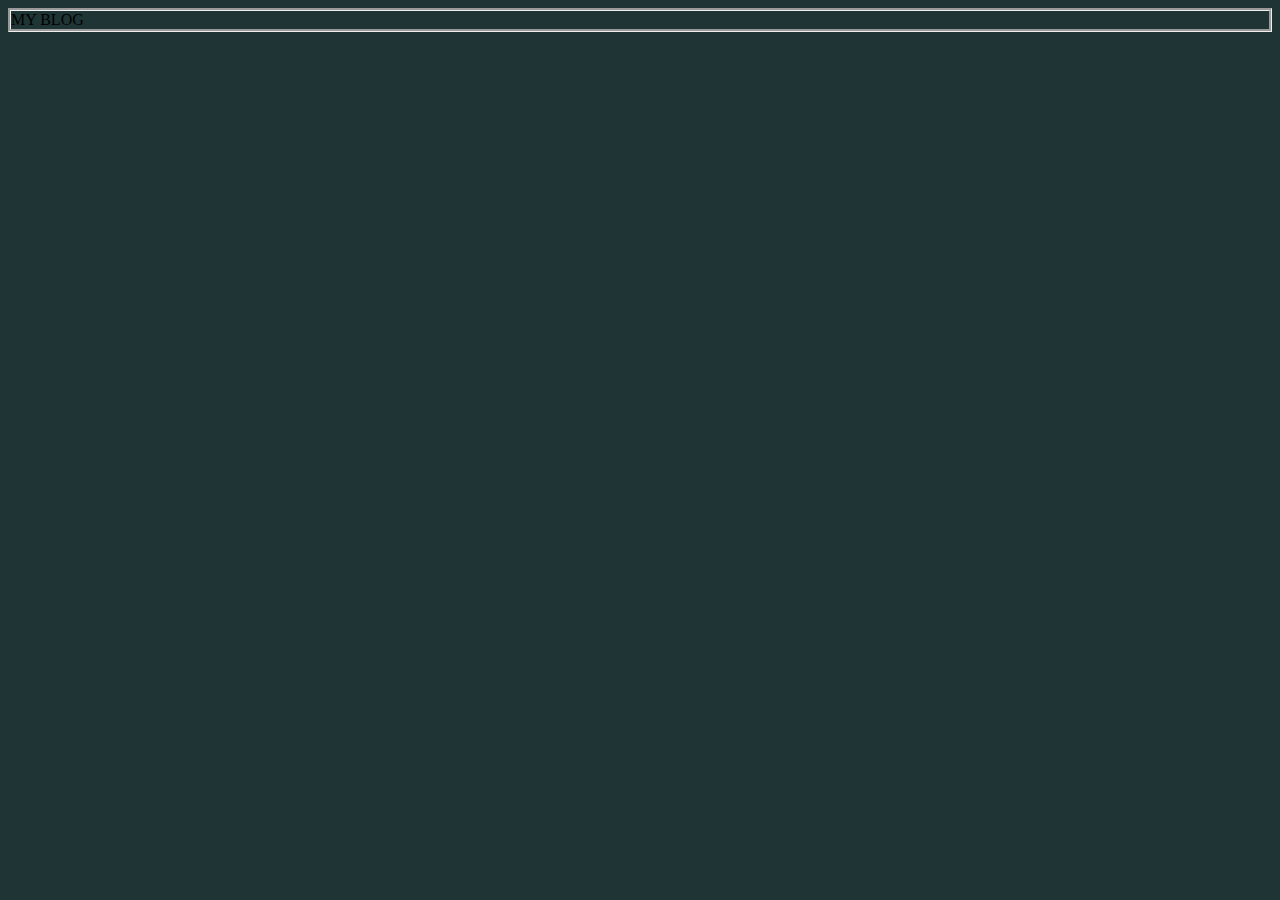
<file: blog.html>
<!DOCTYPE html>
<html lang="en">
<head>
    <meta charset="UTF-8">
    <meta name="viewport" content="width=device-width, initial-scale=1.0">
    <title>blog</title>
    <link rel="stylesheet" href="./styles/fonts.css">
    <link rel="stylesheet" href="./styles/navbar.css">
</head>

<style>
    .title {
        border-style: groove;
    }
</style>

<body style="background-color: rgb(31, 53, 53);">
    <div class="title">
        MY BLOG
    </div>
</body>
</html>
</file>
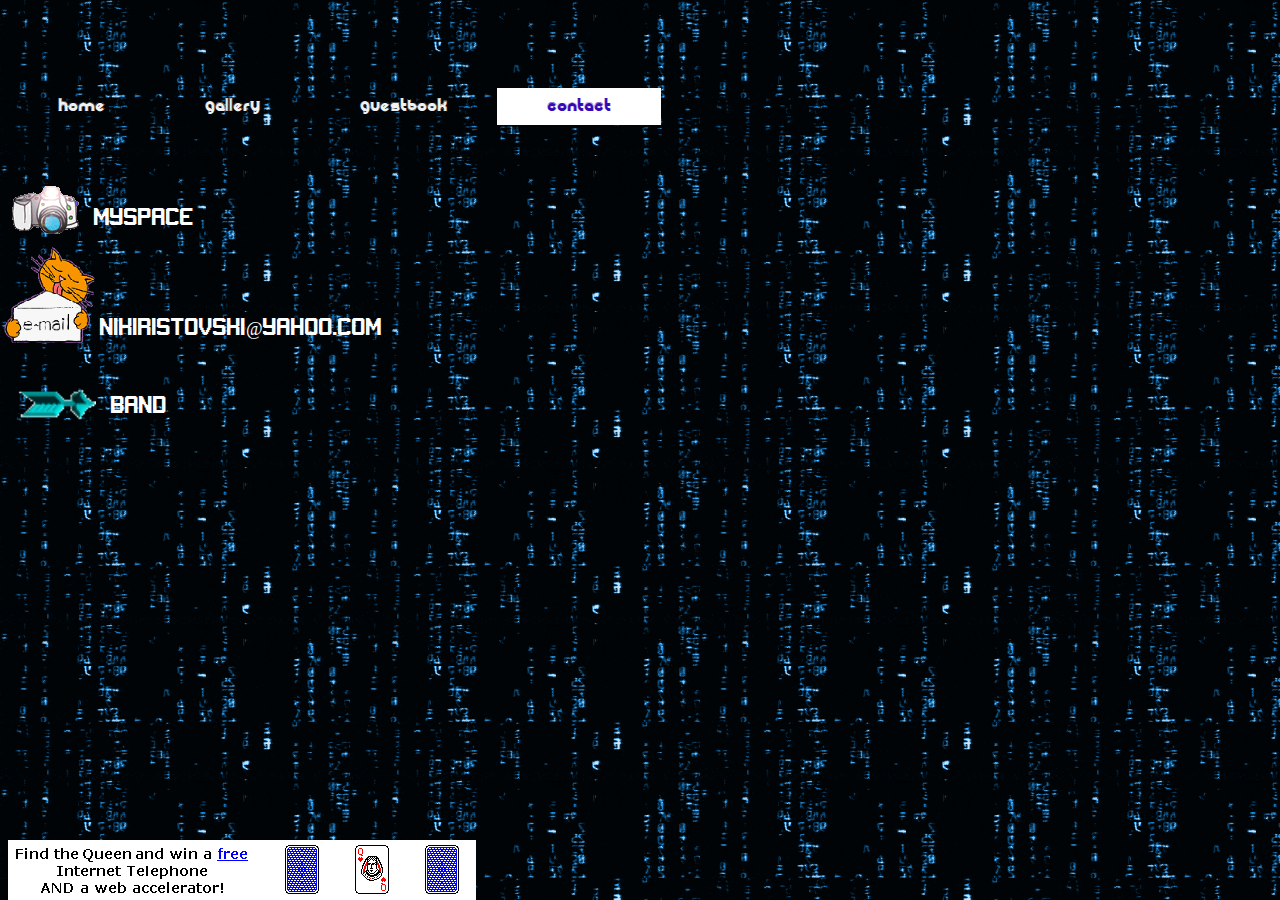
<file: contact.html>
<!DOCTYPE html>
<html lang="en">
<head>
  <meta charset="UTF-8">
  <meta name="viewport" content="width=device-width, initial-scale=1.0">
  <title>contact</title>
  <link rel="stylesheet" href="./styles/general.css">
  <link rel="stylesheet" href="./styles/fonts.css">
  <link rel="stylesheet" href="./styles/navbar.css">
</head>

<style>
  body{
    background-image: url('./sliki/contact/Matrix_Azul.gif');
    background-size: 350px;
  }
  p{
    color: white;
    font-family: gameplay;
    font-size:large;
  }
</style>

<body>
  <div class="navbar" style="position: relative;transform: translate(0,80px);">
    <a href="./loading/loading_home.html">HOME</a>
    <a href="./loading/loading.html">GALLERY</a>
    <a href="./guestbook.html">GUESTBOOK</a>
    <a class="active" href="./contact.html">CONTACT</a>
  </div>

  <div>
    <img style="transform: translate(0,100px);" src="./sliki/4k.gif">
    <a href="https://spacehey.com/profile?id=2227464"><p style="transform: translate(2px, 80px);display: inline-block;">myspace</p></a>
  
    <img style="width: 100px;transform: translate(-200px,200px);" src="./sliki/emailcat.gif">
    <p style="transform: translate(-200px, 190px);display:inline-block;">nikiristovski@yahoo.com</p>
  
    <img style="width: 80px;transform: translate(-570px,290px);" src="./sliki/contact/flecha.gif">
    <a href=""><p style="transform: translate(-559px, 268px);display:inline-block;">band</p></a>
  </div>



  


  <a href="https://memory-card-retro-game.netlify.app/"><img style="position: absolute; bottom: 0;" src="./sliki/contact/cards.gif"></a>

</body>
</html>
</file>
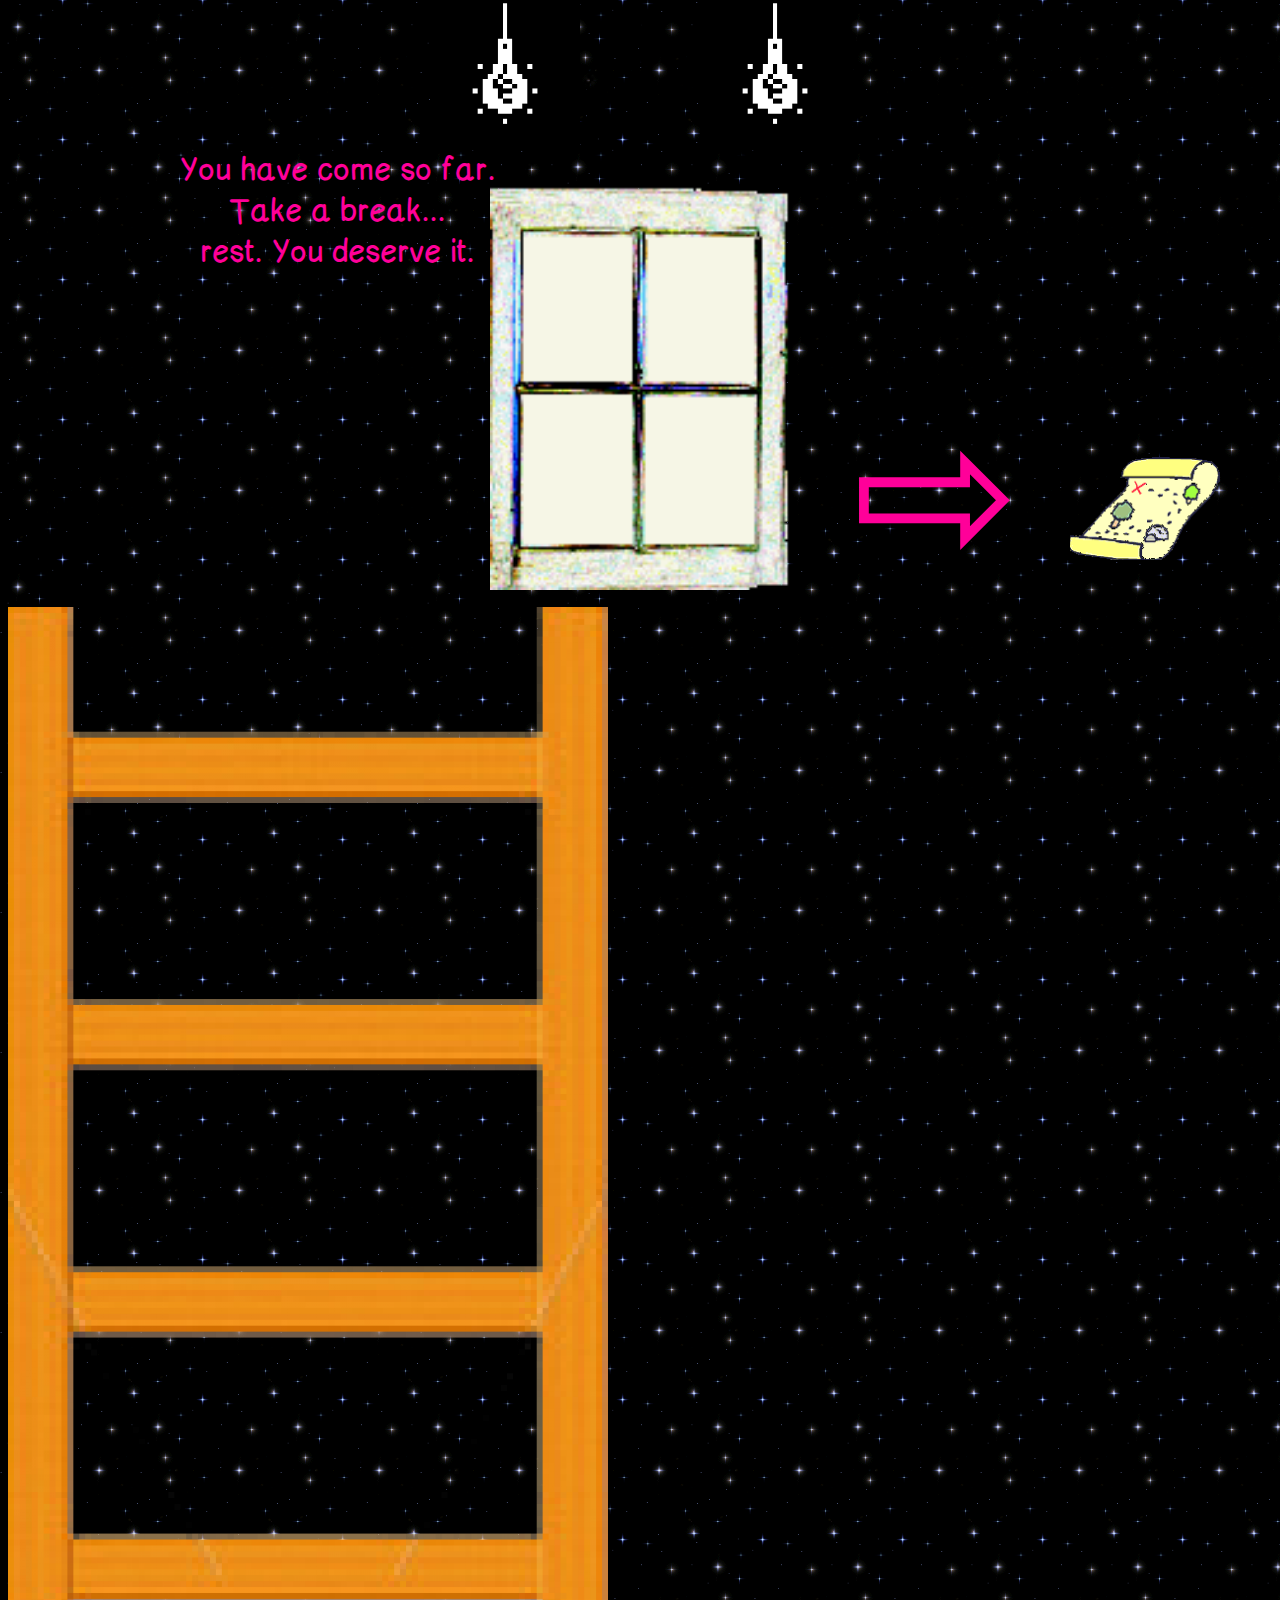
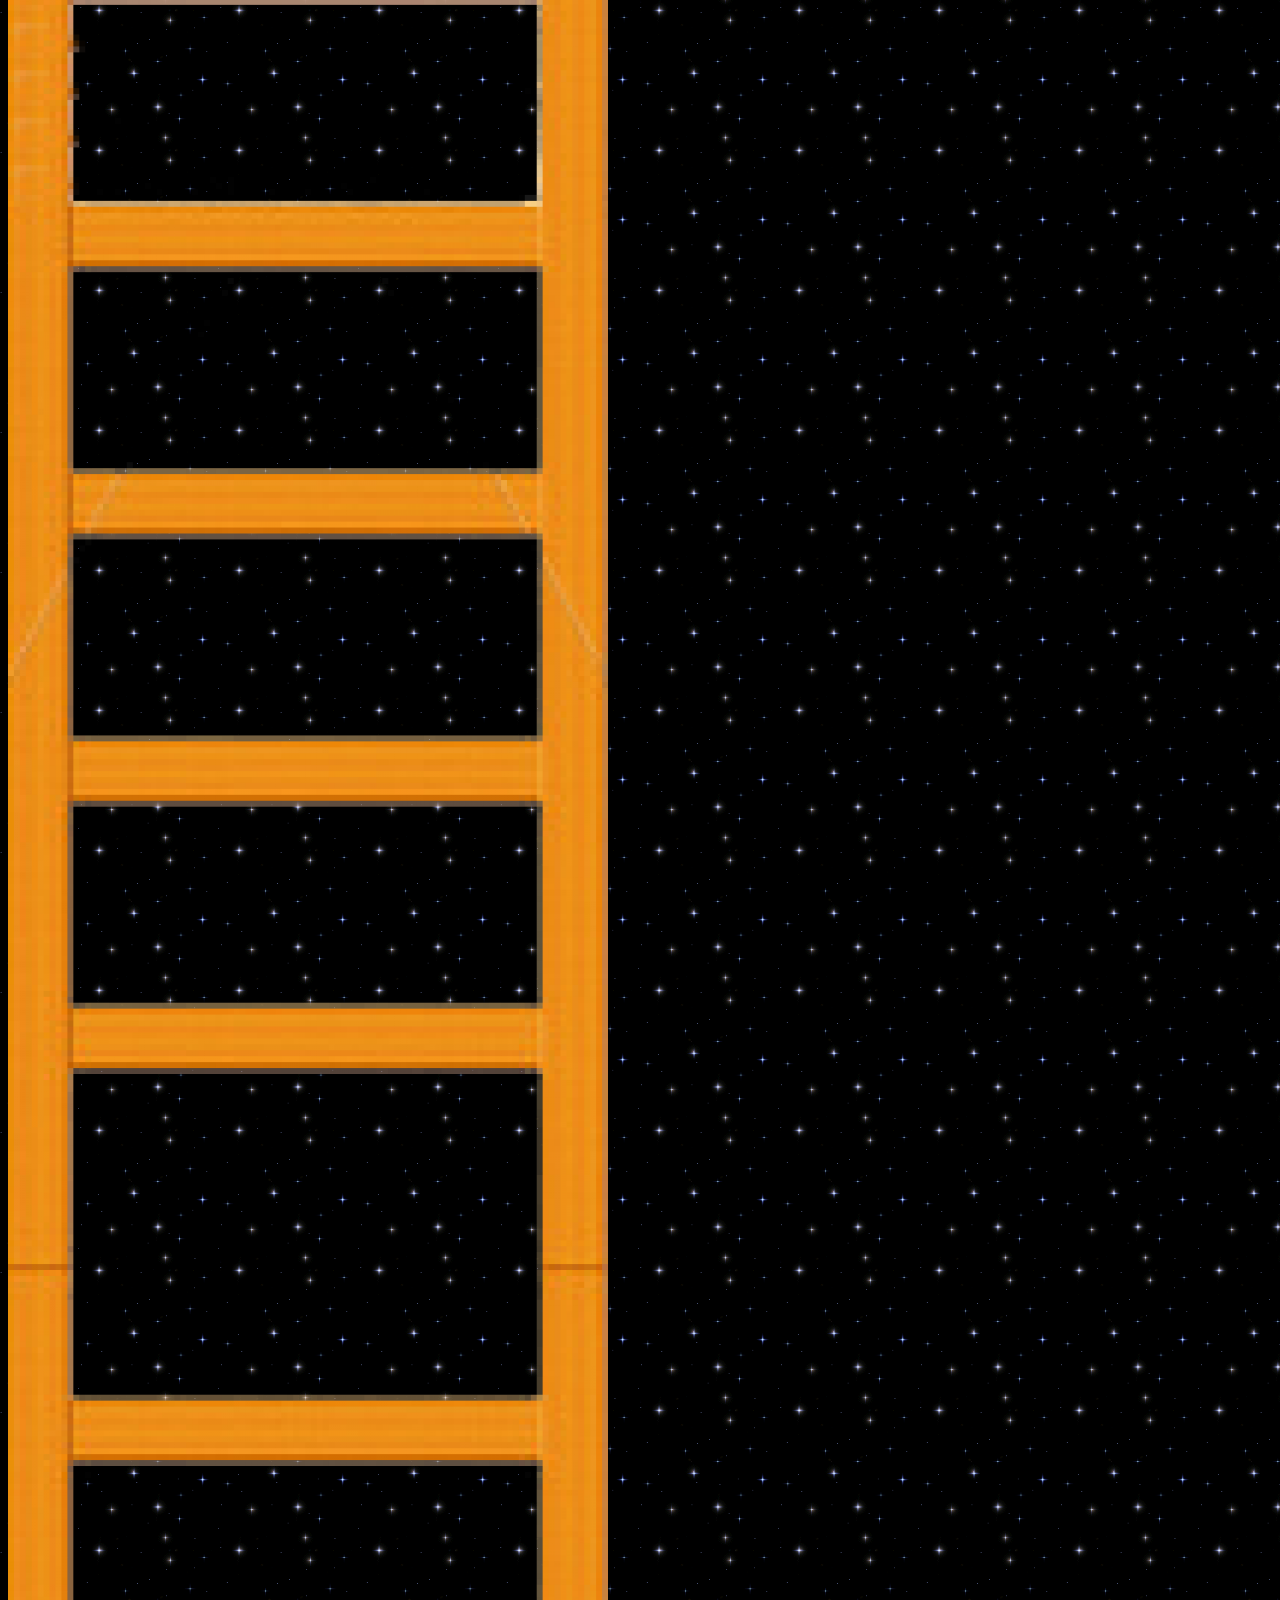
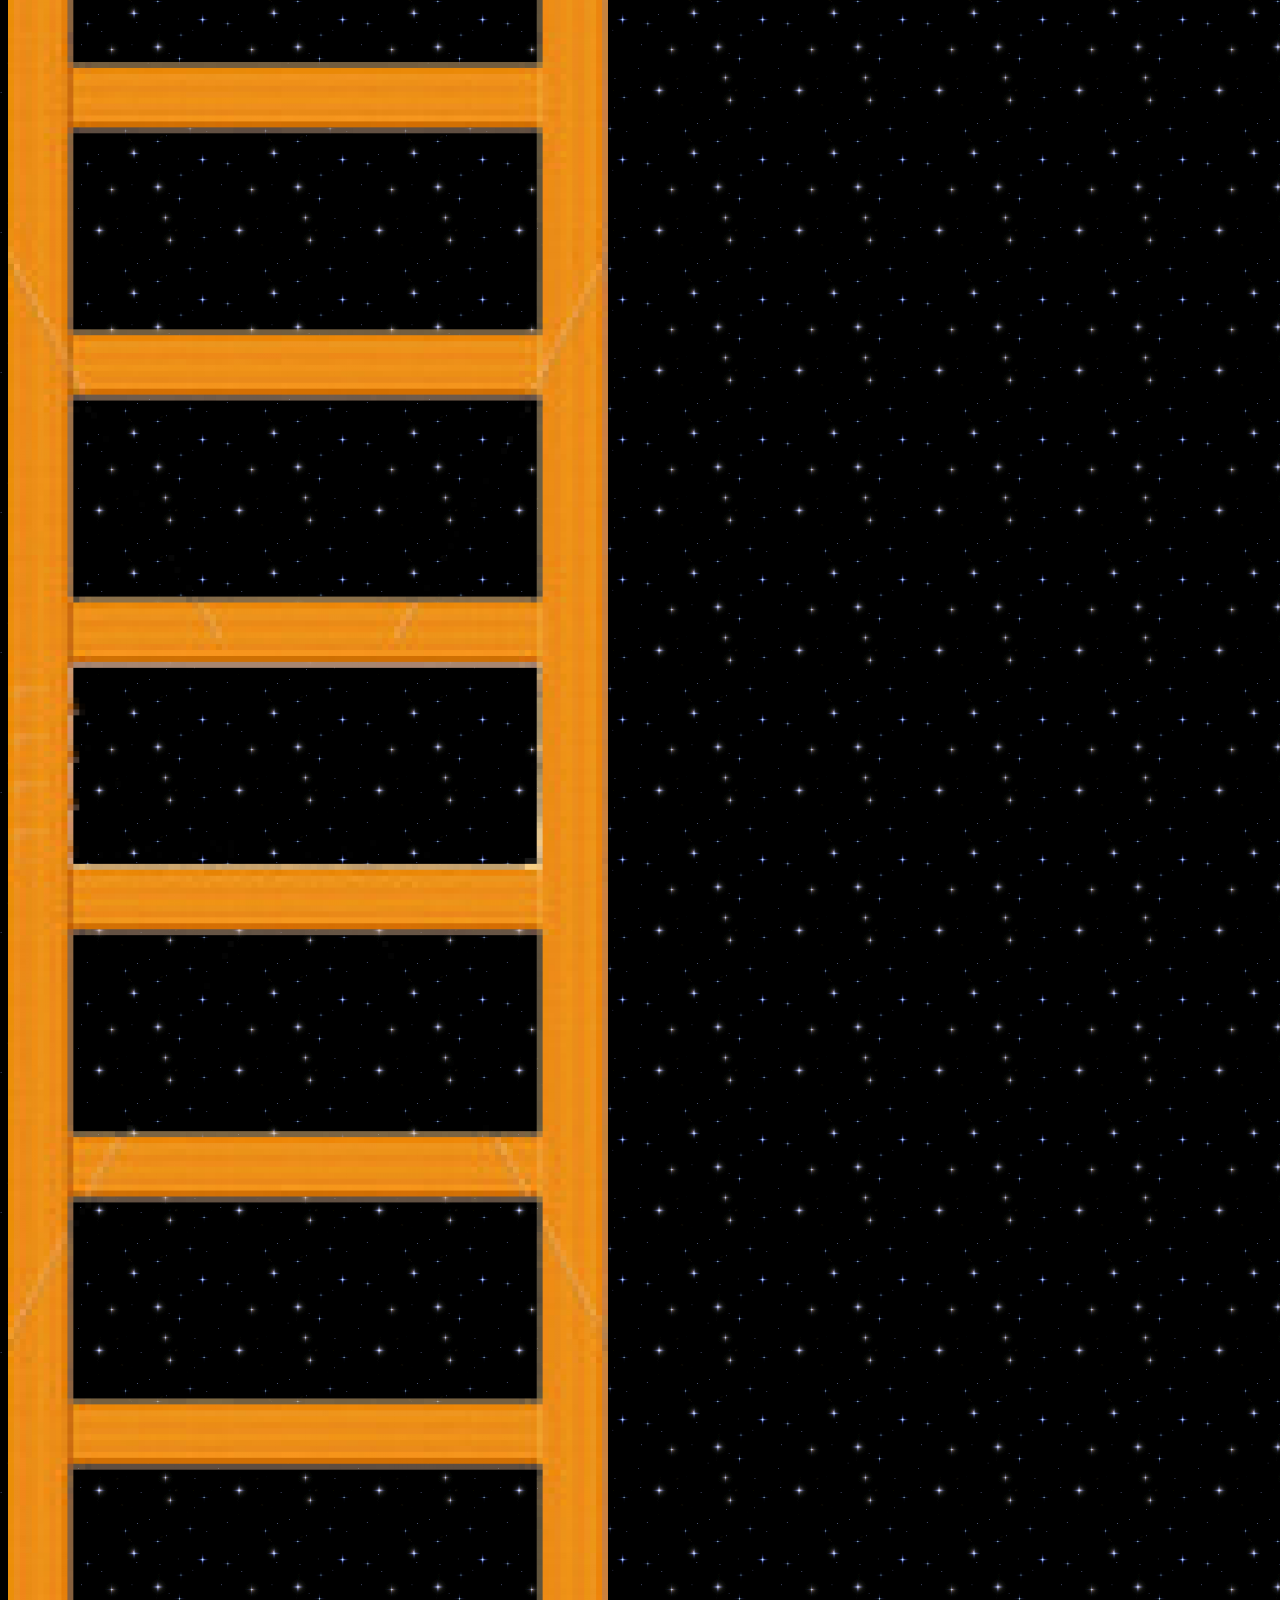
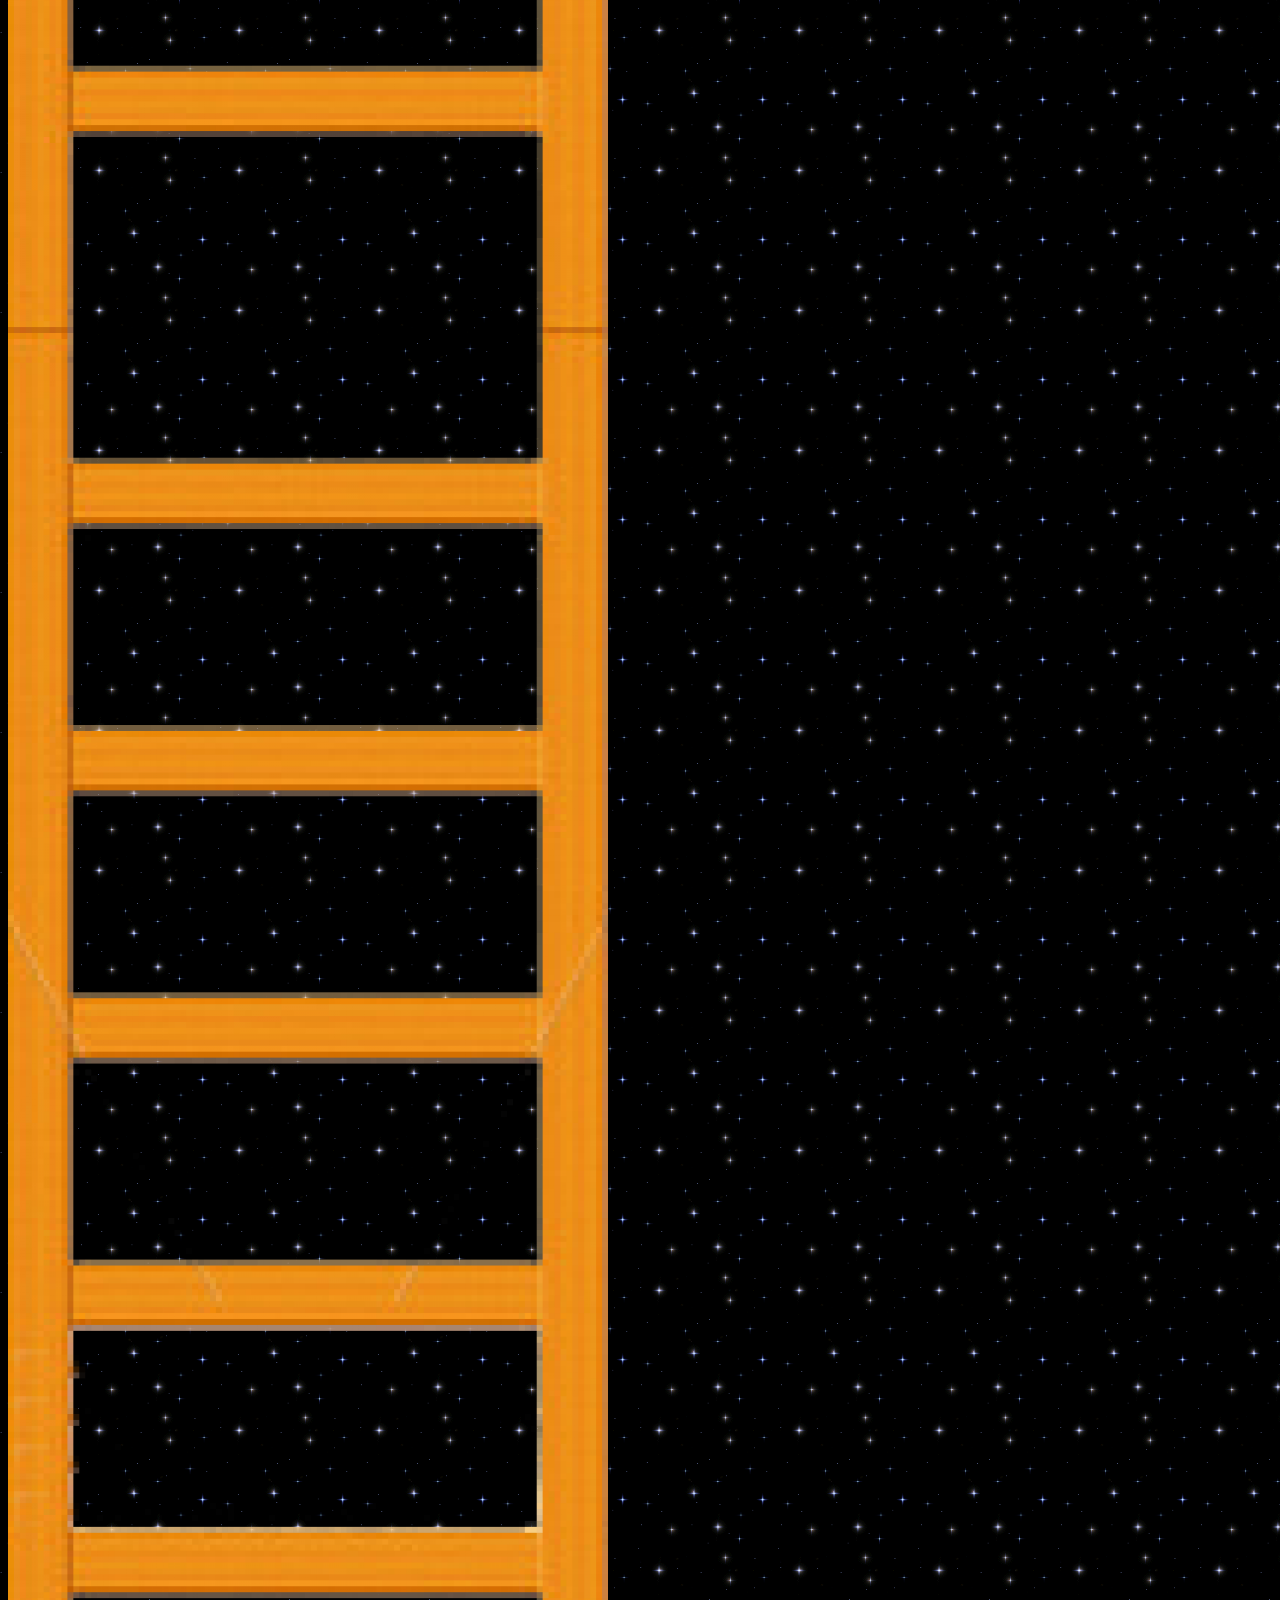
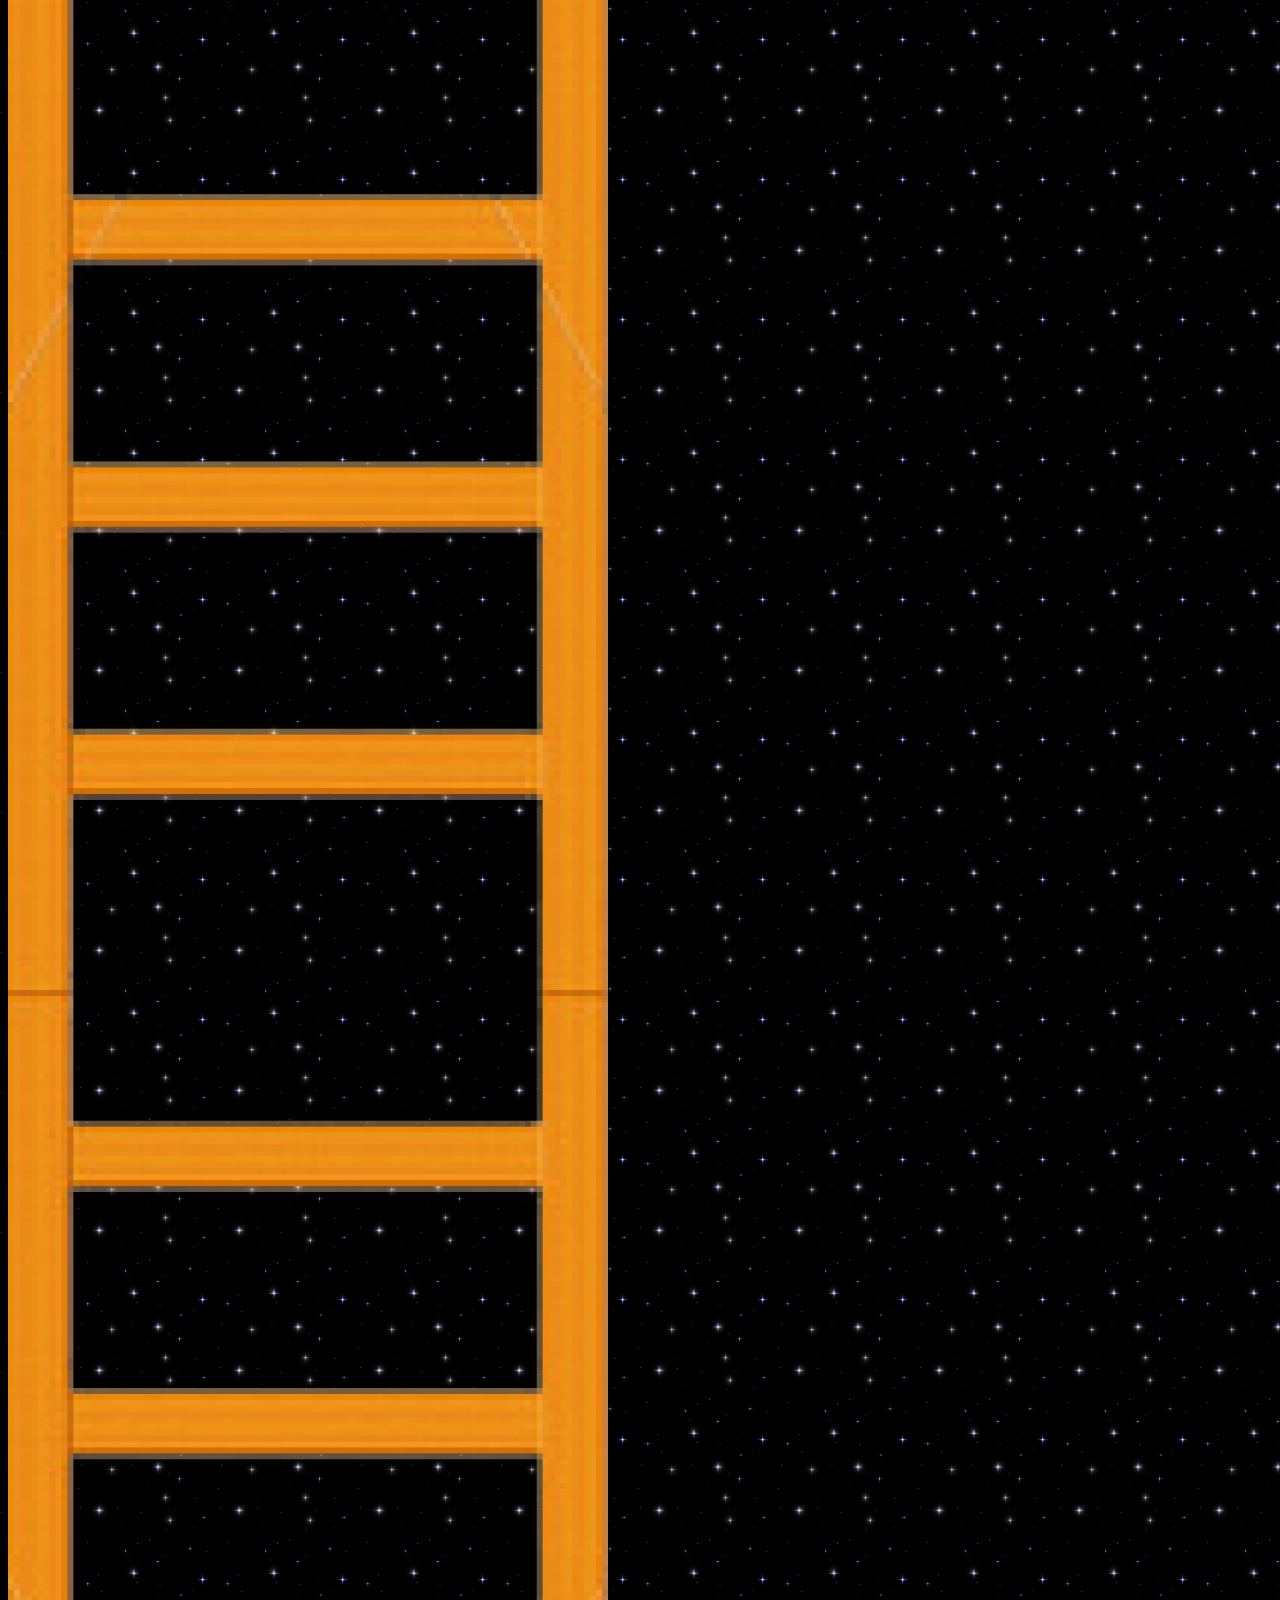
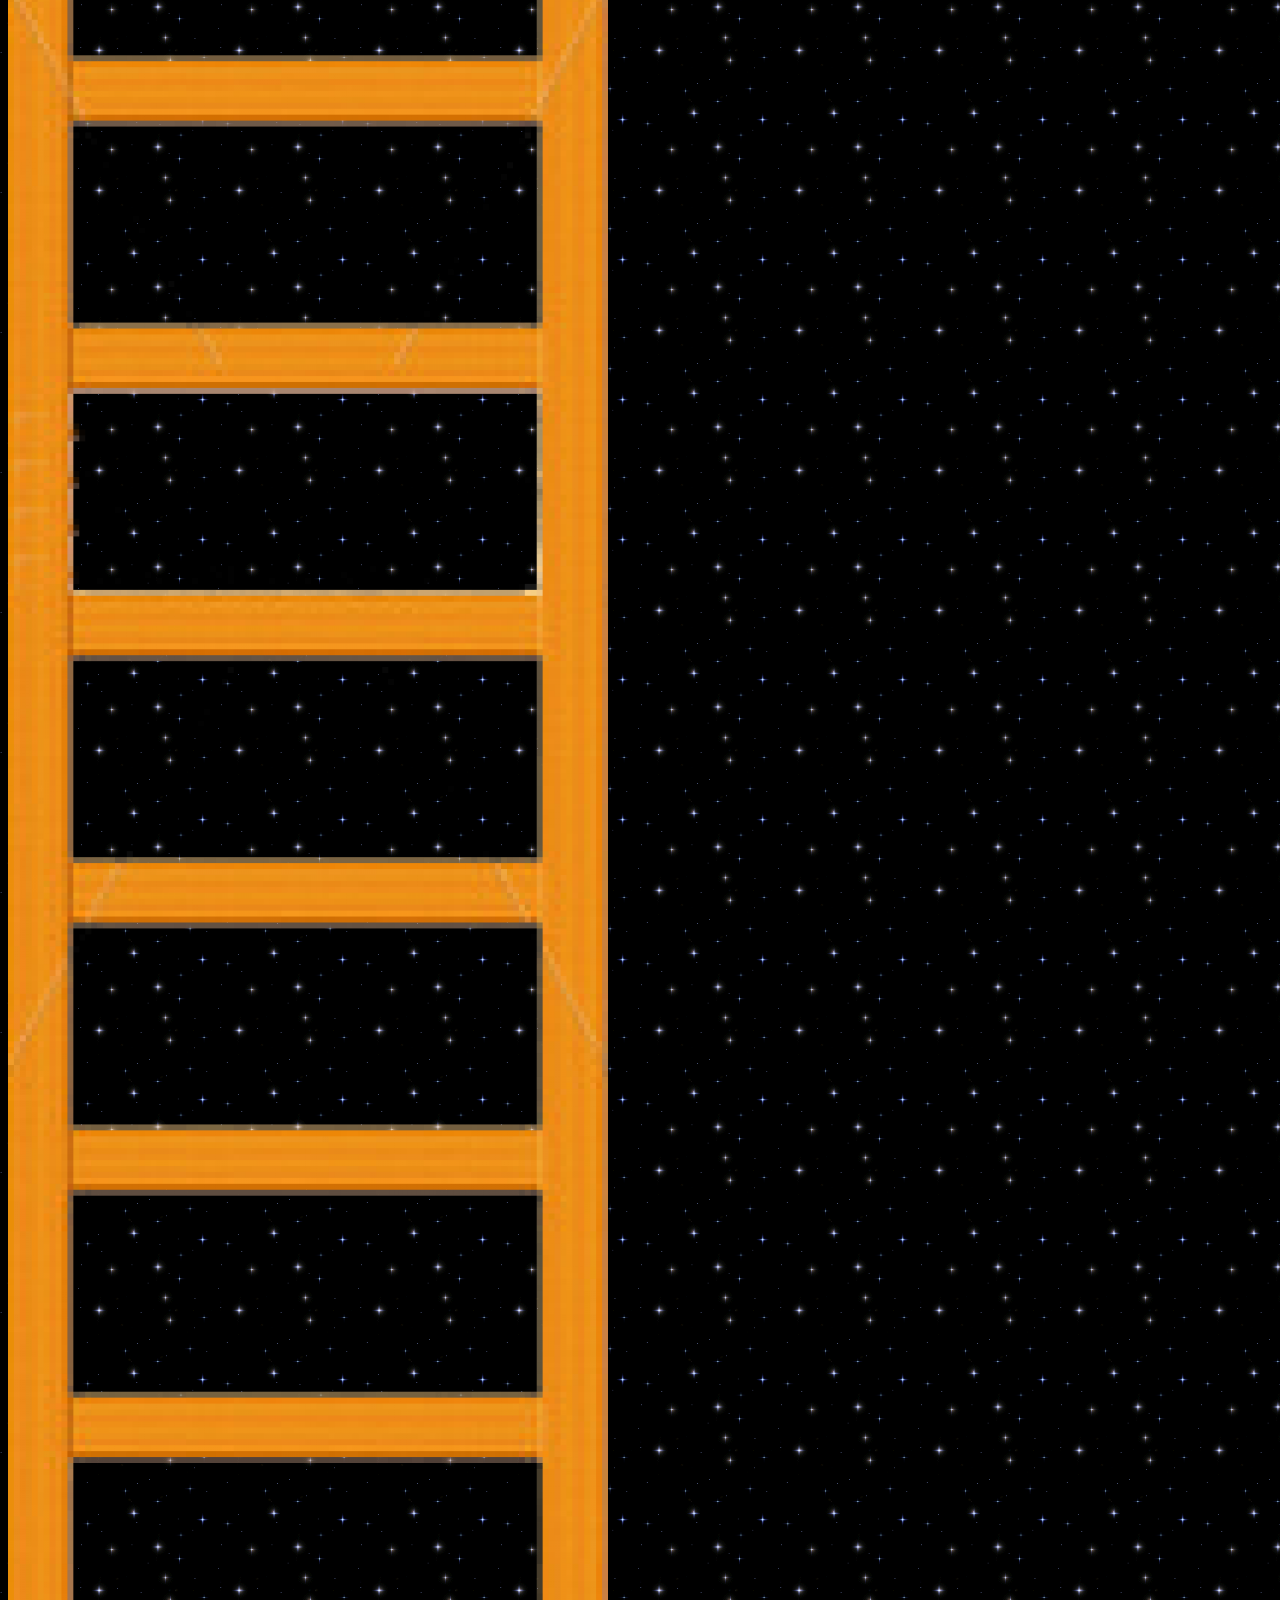
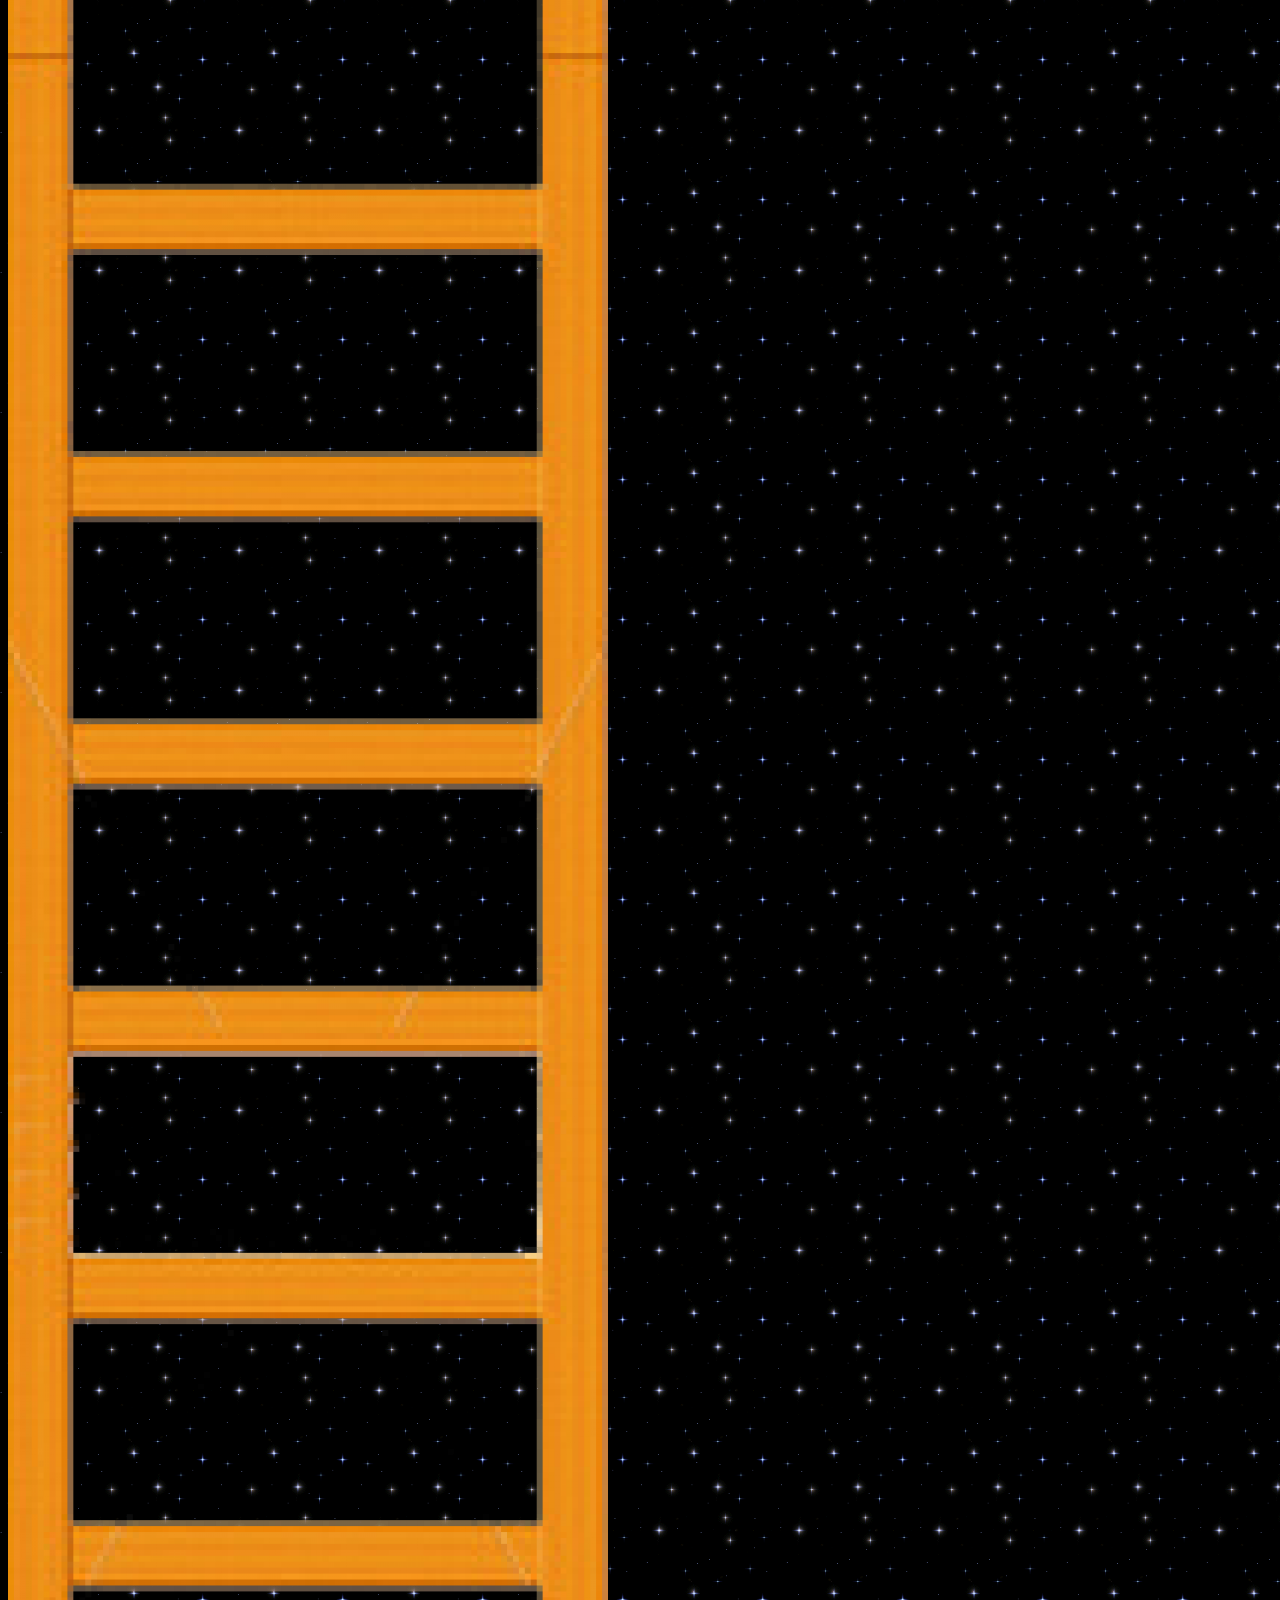
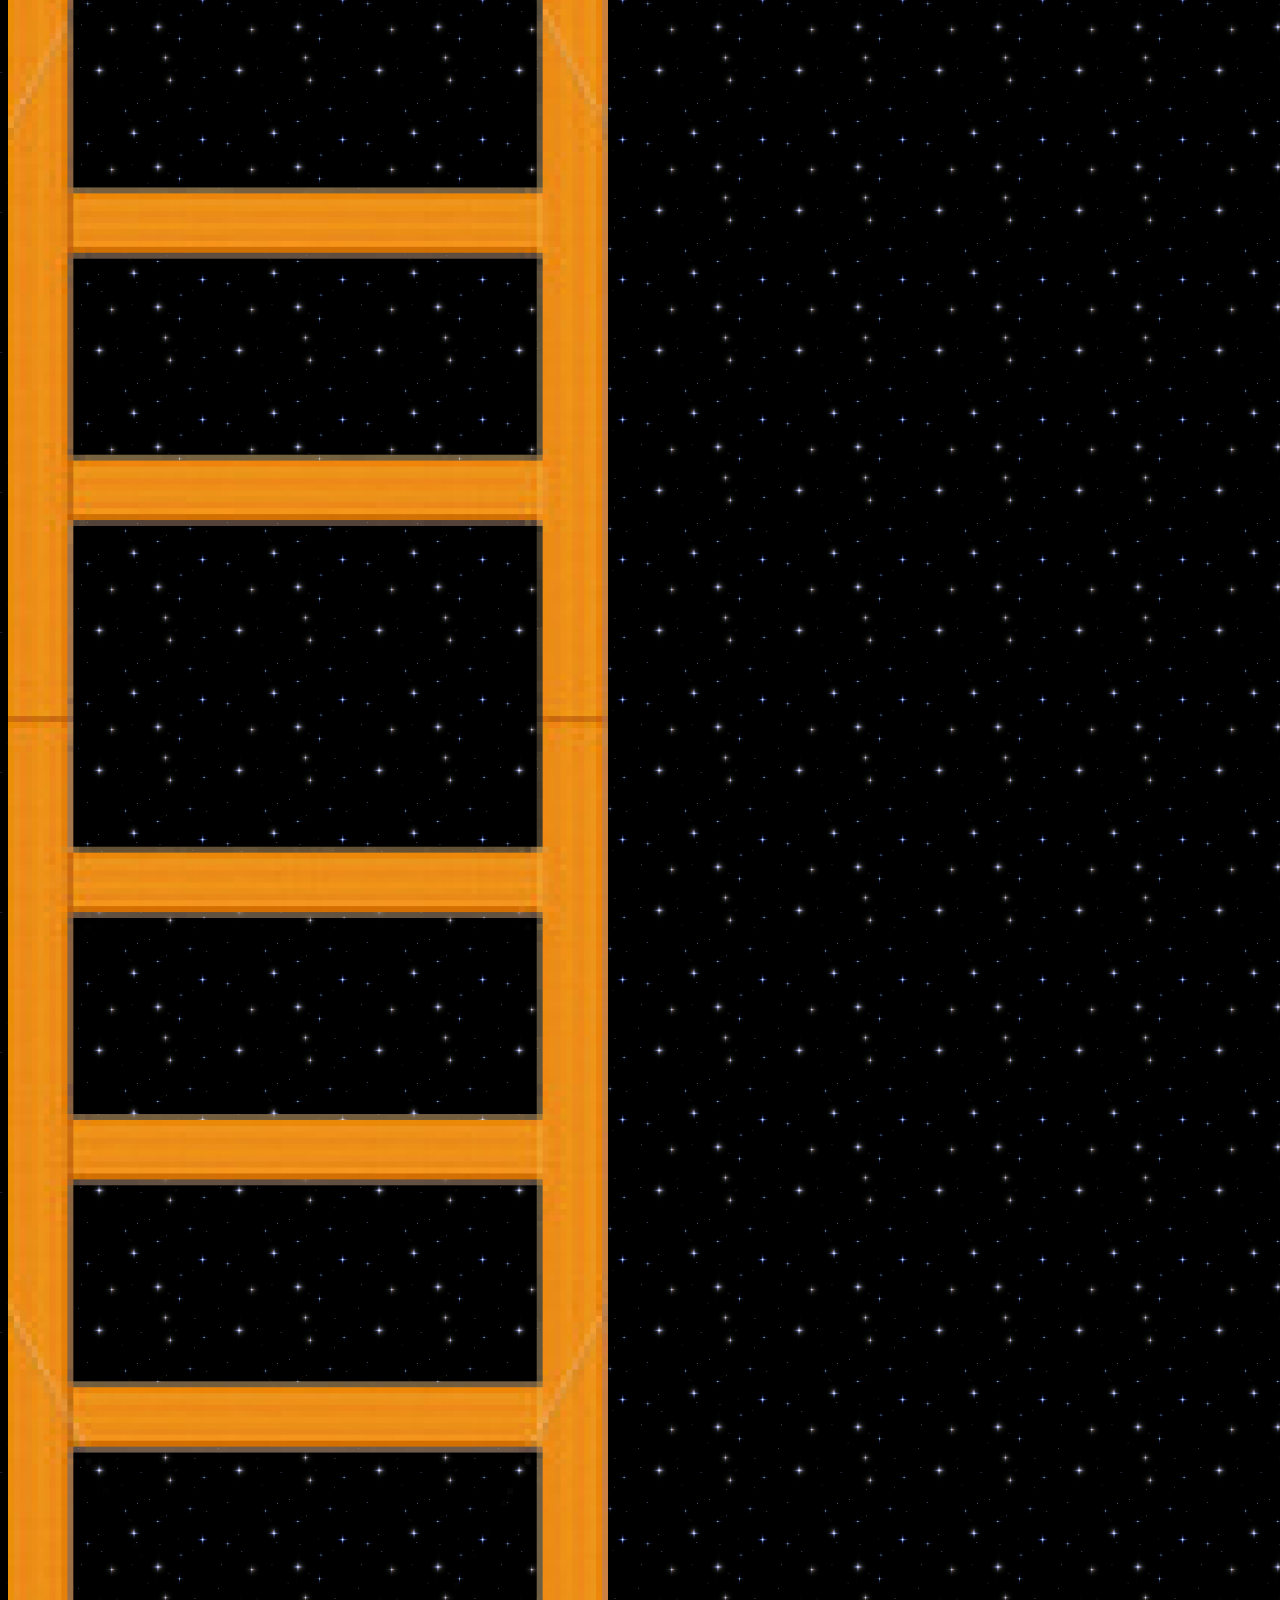
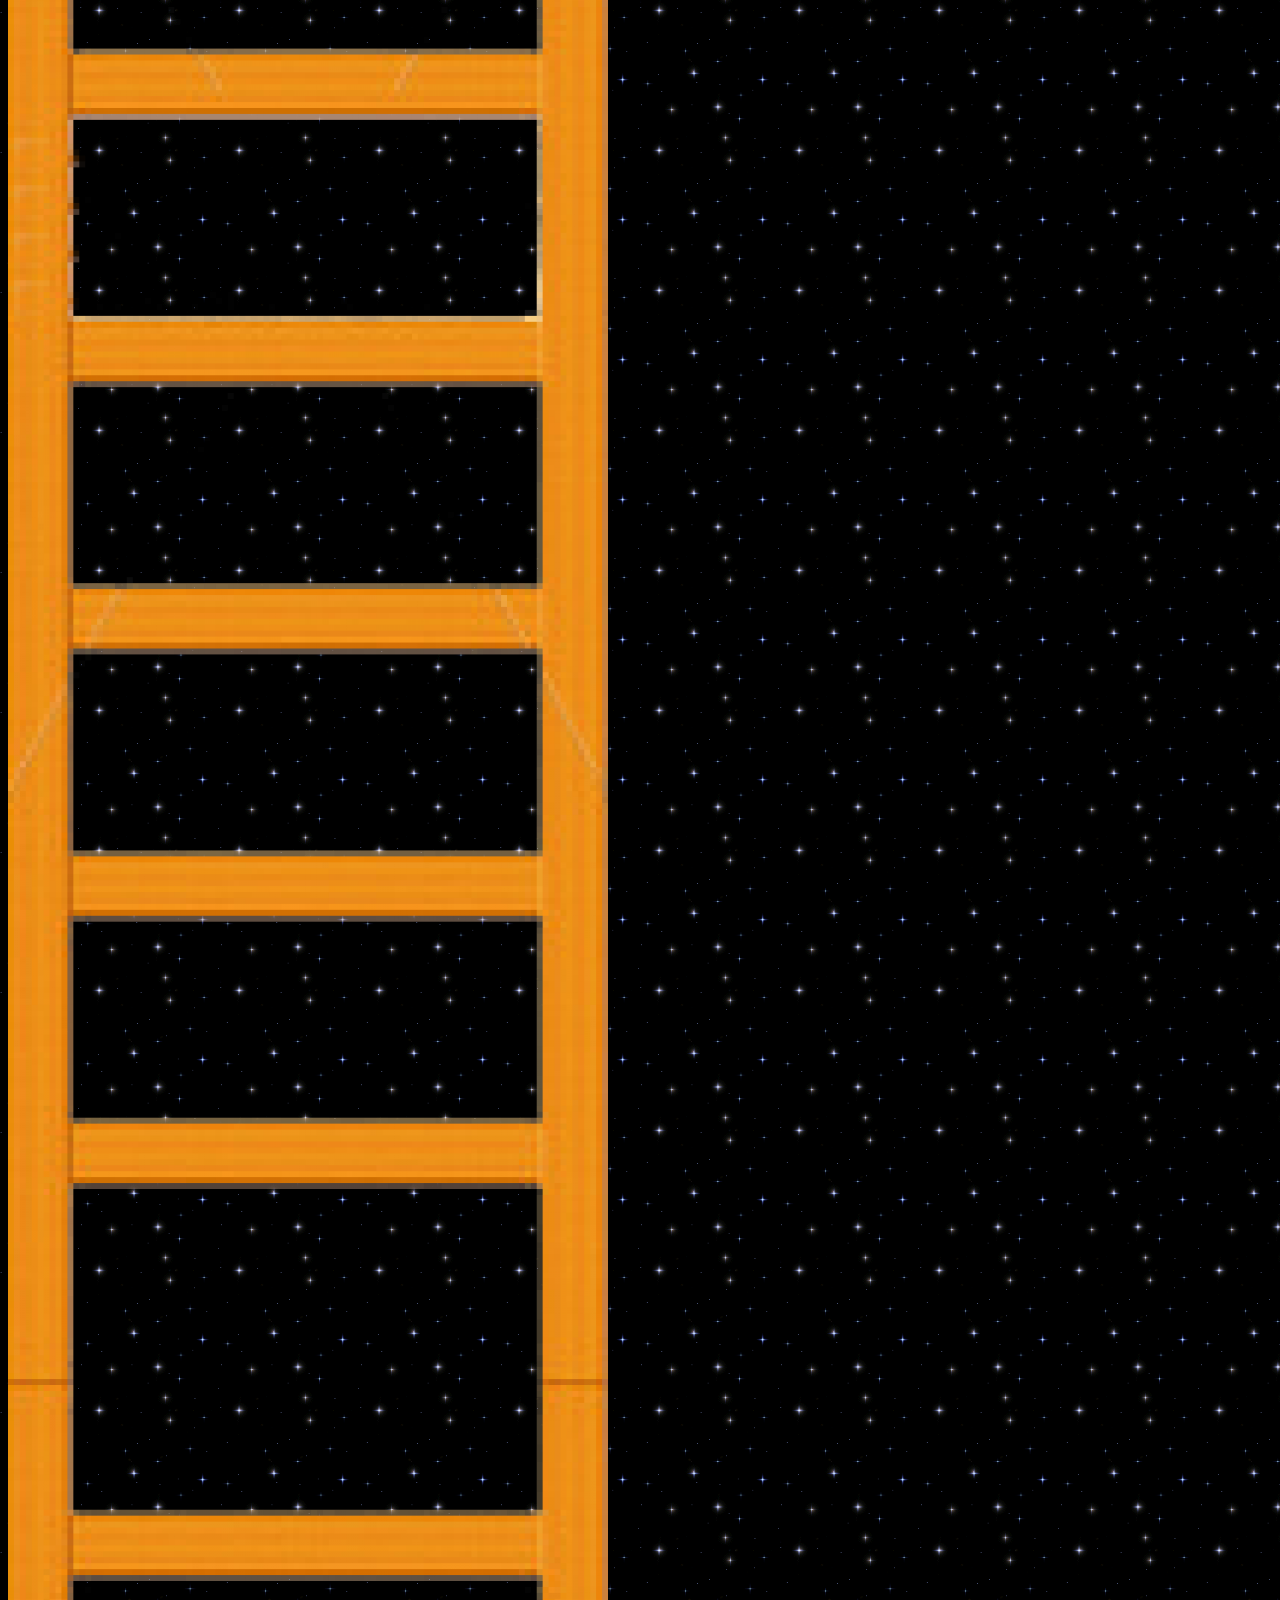
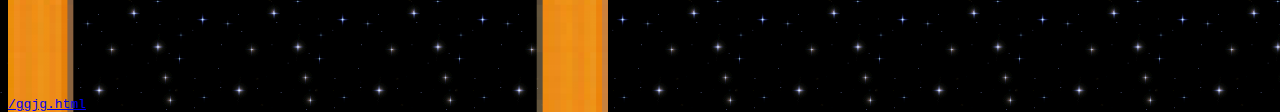
<file: gallery.html>
<!DOCTYPE html>
<html lang="en">
<head>
    <meta charset="UTF-8">
    <meta name="viewport" content="width=device-width, initial-scale=1.0">
    <title>gallery</title>

    <link rel="stylesheet" href="./styles/fonts.css">
    <link rel="stylesheet" href="./styles/spans.css">

    <audio src='./sounds/trees.mp3' id="trees">
    </audio>
    
    <script>
      var bg_song = document.getElementById('trees');
      bg_song.volume = 0.2;
      bg_song.play();
    </script>
</head>

<style>
    body {
        background-image: url('./sliki/stars.gif');
        background-size: 140px;
        zoom: 100%;
    }

    p {
        color: rgb(255, 0, 153);
        font-family: comica;
        font-size:xx-large;
        margin: 0;
    }

    .ladder {
        width: 60%;
        position:absolute;
        background:transparent url("./sliki/gallery/ladder.png")
        repeat-y;
    }
</style>

<body>
    <div style="text-align: center;">
        <p style="display: inline-block;
        position: absolute;
        font-size: 200px;
        right: 260px; bottom: 270px;">
            ⇨
        </p>

        <img width="300px" src="./sliki/gallery/windowday.gif">

        <p style="display: inline-block;
        position: absolute;
        font-size: 30px;
        left: 180px; bottom: 340px;">
            You have come so far.<br>
            Take a break...<br>
            rest. You deserve it. <br>
            <br><br><br><br><br><br><br>
        </p>
    </div>
<img width="150px"
style="display: inline-block;
position: absolute;
top: 0; right: 430px;"
src="./sliki/gallery/bulb.gif">

<img width="150px"
style="display: inline-block;
position: absolute;
top: 0; left: 430px;"
src="./sliki/gallery/bulb.gif">

<a href="./secret_2.html">
    <img width="150px"
    style="display: inline-block;
    position: absolute;
    font-size: 200px;
    right: 60px; bottom: 340px;"
    src="./sliki/gallery/map.gif">
</a>
<pre class="ladder">






























































































































































































































































































































































































































































































































































































































































































































































































































































































































































<a href="./ggjg.html">/ggjg.html</a>
</pre>
</body>
</file>
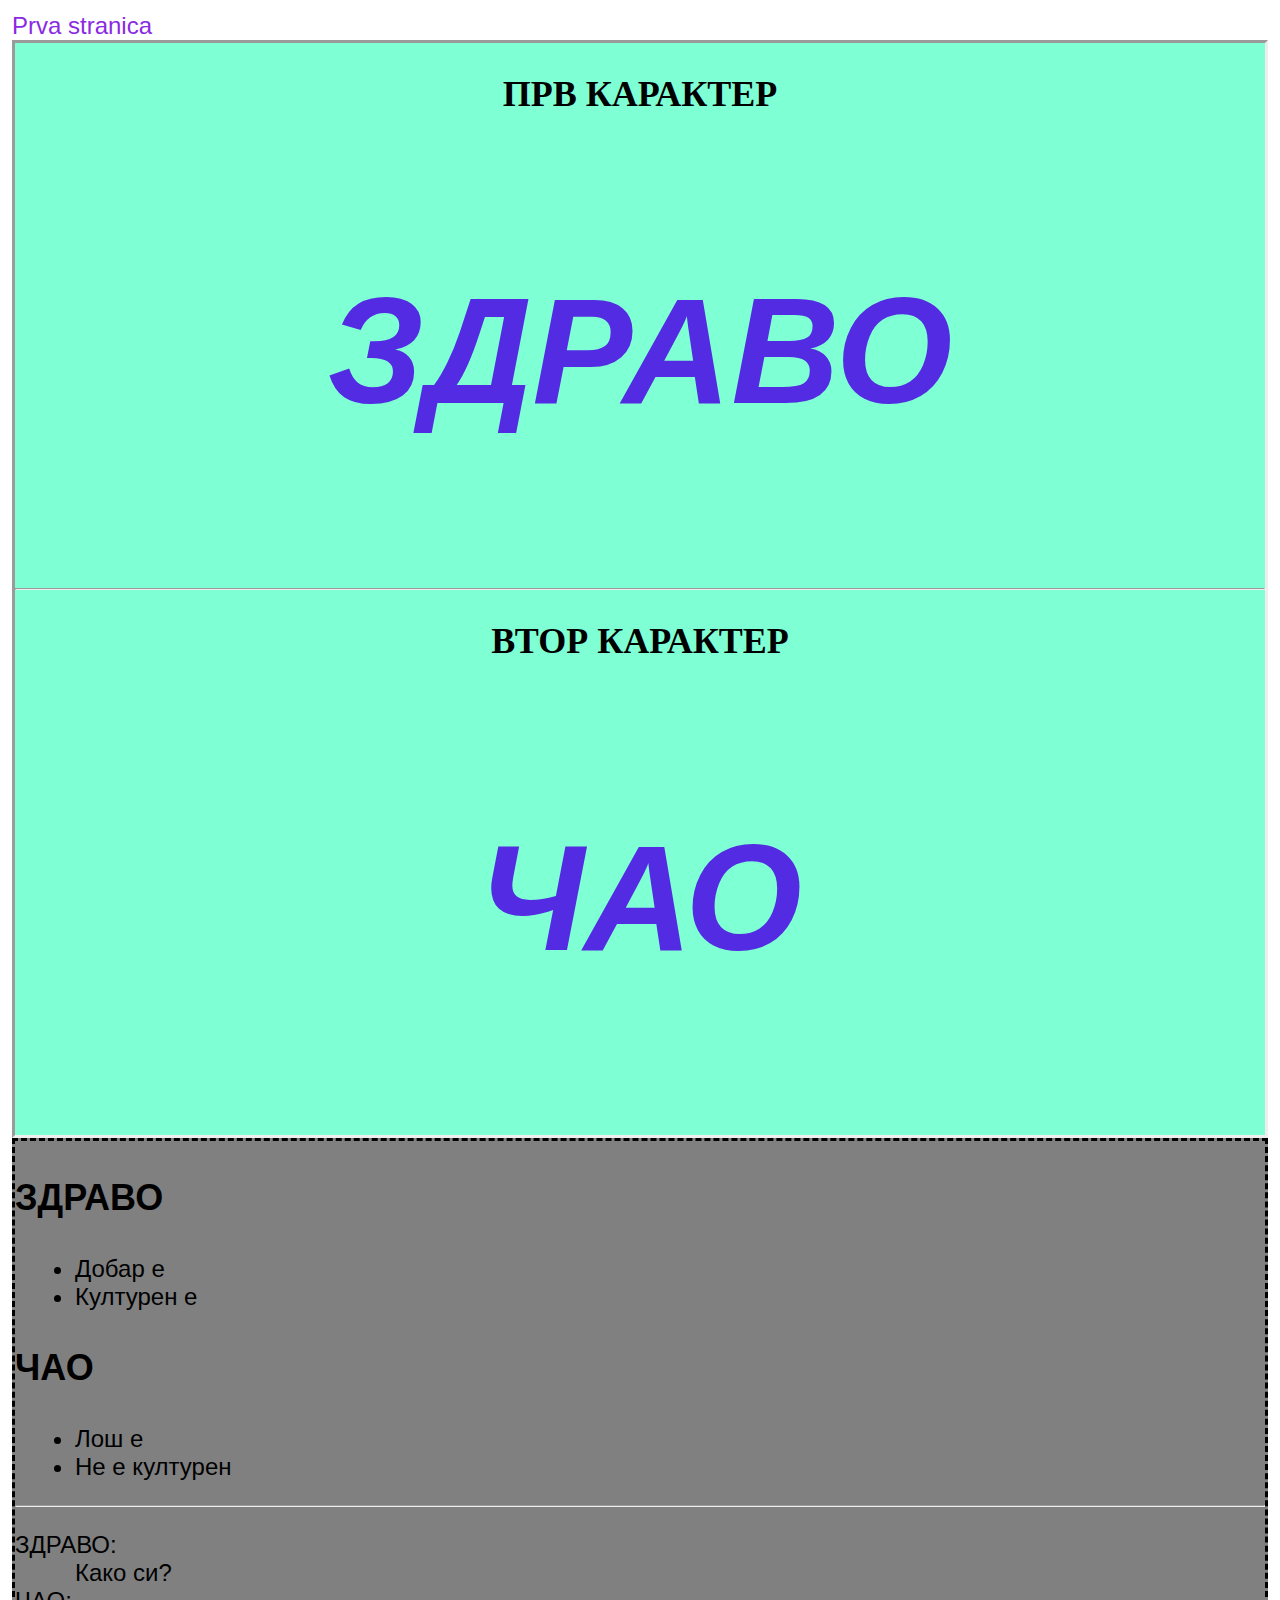
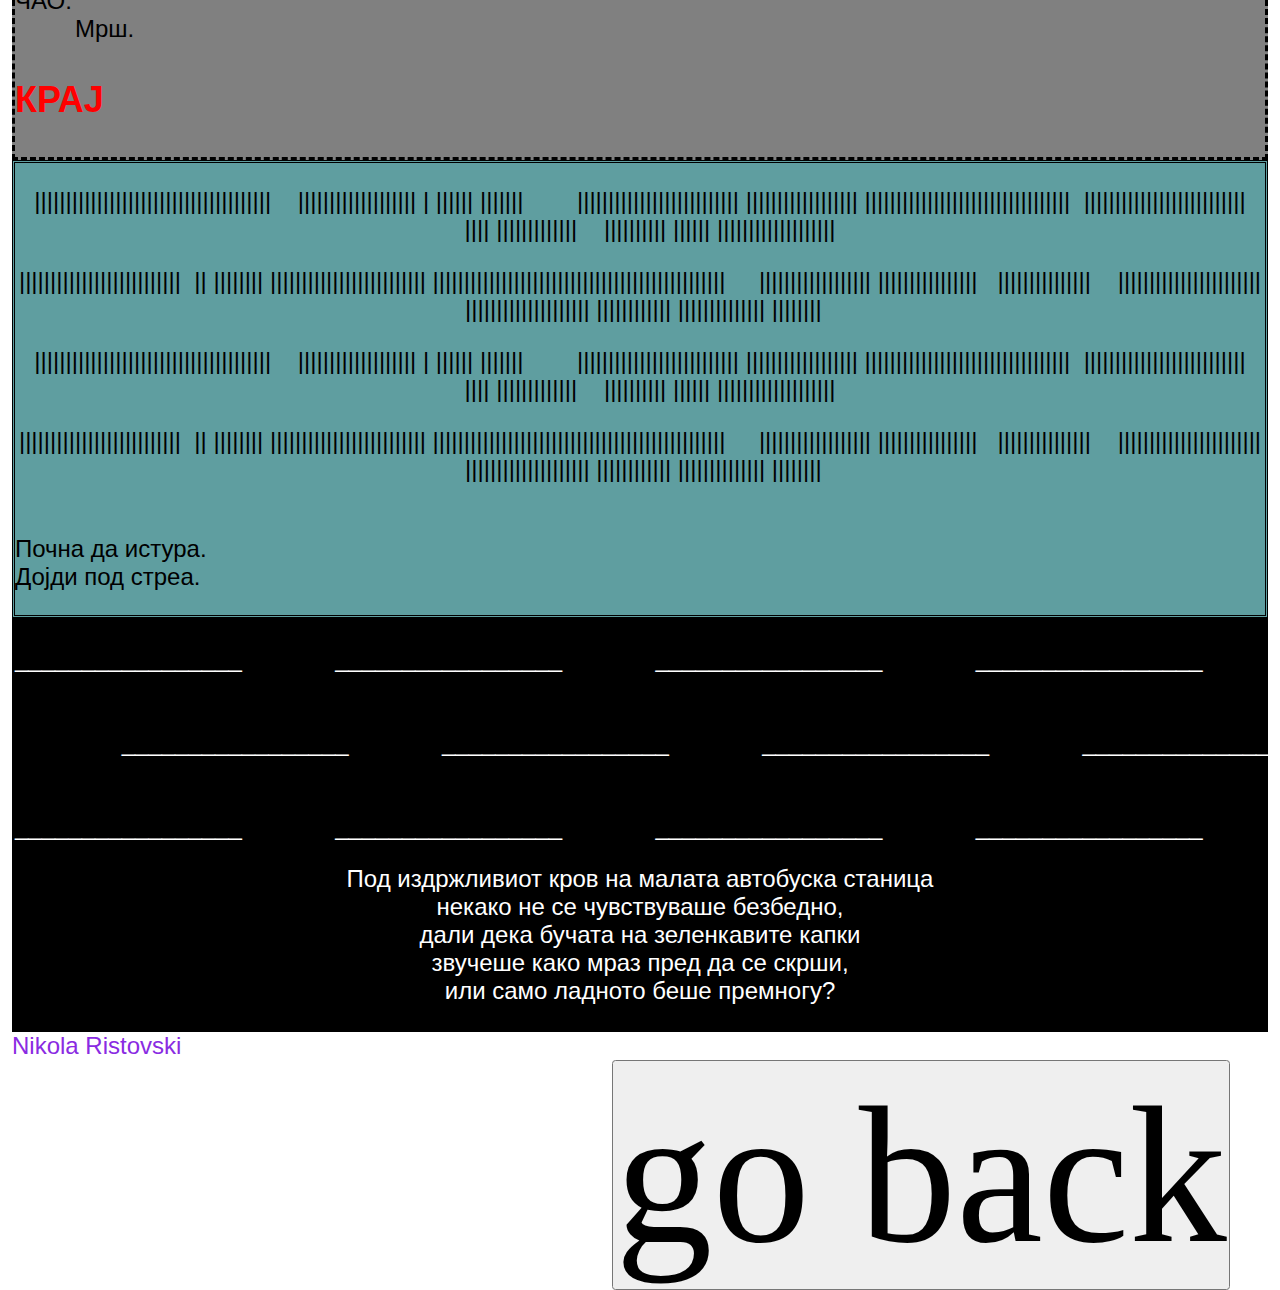
<file: ggjg.html>
<!DOCTYPE html>
<html>
    <head>
        <title> 
            ZDRAVO
        </title>

    </head>
    <body style="zoom: 150%;">
        <header style="color: blueviolet; font-family:'Lucida Sans', 'Lucida Sans Regular', 'Lucida Grande', 'Lucida Sans Unicode', Geneva, Verdana, sans-serif;font-size: medium;">Prva stranica</header>
      <div style="border-style:inset; background-color:aquamarine;">
        <h2 style="text-align: center;">ПРВ КАРАКТЕР</h2>
            <p style="color: rgb(83, 43, 226); font-size:100px; font-weight:bold; font-style:italic; text-align:center; font-family:'Gill Sans', 'Gill Sans MT', Calibri, 'Trebuchet MS', sans-serif;">
                ЗДРАВО
            </p>
            <hr />
            <h2 style="text-align: center;">ВТОР КАРАКТЕР</h2>
            <p style="color: rgb(83, 43, 226); font-size:100px; font-weight:bold; font-style:italic; text-align:center; font-family:'Gill Sans', 'Gill Sans MT', Calibri, 'Trebuchet MS', sans-serif;">
                ЧАО
            </p>
        </div>
        <div style="border-style: dashed;background-color: gray;font-family:'Gill Sans', 'Gill Sans MT', Calibri, 'Trebuchet MS', sans-serif;">
            <p style="color: black;font-size:x-large;font-weight: bold;">
                ЗДРАВО
                <ul>
                    <li>Добар е</li>
                    <li>Културен е</li>
                </ul>
            </p>
            <p style="color: black;font-size:x-large;font-weight: bold;">
                ЧАО
                <ul>
                    <li>Лош е</li>
                    <li>Не е културен</li>
                </ul>
                <hr />
            </p>
            <dl>
                <dt>ЗДРАВО:</dt>
                <dd>Како си?</dd>
                <dt>ЧАО:</dt>
                <dd>Мрш.</dd>
            </dl>
            <p style="font-size: x-large;color: red;font-weight: bolder;">КРАЈ</p>
        </div>
        <div style="border-style: double;background-color:cadetblue;font-family: 'Gill Sans', 'Gill Sans MT', Calibri, 'Trebuchet MS', sans-serif;">
            <p style="text-align: center;">
            ||||||||||||||||||||||||||||||||||||||&nbsp&nbsp&nbsp&nbsp|||||||||||||||||||&nbsp|&nbsp||||||&nbsp|||||||&nbsp&nbsp&nbsp&nbsp&nbsp&nbsp&nbsp&nbsp||||||||||||||||||||||||||&nbsp||||||||||||||||||&nbsp|||||||||||||||||||||||||||||||||&nbsp&nbsp||||||||||||||||||||||||||&nbsp&nbsp&nbsp||||&nbsp|||||||||||||&nbsp&nbsp&nbsp&nbsp||||||||||&nbsp||||||&nbsp|||||||||||||||||||
            </p>
            <p style="text-align: center;">
                ||||||||||||||||||||||||||&nbsp&nbsp||&nbsp||||||||&nbsp|||||||||||||||||||||||||&nbsp|||||||||||||||||||||||||||||||||||||||||||||||&nbsp&nbsp&nbsp&nbsp&nbsp||||||||||||||||||&nbsp||||||||||||||||&nbsp&nbsp&nbsp|||||||||||||||&nbsp&nbsp&nbsp&nbsp|||||||||||||||||||||||&nbsp||||||||||||||||||||&nbsp||||||||||||&nbsp||||||||||||||&nbsp||||||||
            </p>
            <p style="text-align: center;">
                ||||||||||||||||||||||||||||||||||||||&nbsp&nbsp&nbsp&nbsp|||||||||||||||||||&nbsp|&nbsp||||||&nbsp|||||||&nbsp&nbsp&nbsp&nbsp&nbsp&nbsp&nbsp&nbsp||||||||||||||||||||||||||&nbsp||||||||||||||||||&nbsp|||||||||||||||||||||||||||||||||&nbsp&nbsp||||||||||||||||||||||||||&nbsp&nbsp&nbsp||||&nbsp|||||||||||||&nbsp&nbsp&nbsp&nbsp||||||||||&nbsp||||||&nbsp|||||||||||||||||||
                </p>
                <p style="text-align: center;">
                    ||||||||||||||||||||||||||&nbsp&nbsp||&nbsp||||||||&nbsp|||||||||||||||||||||||||&nbsp|||||||||||||||||||||||||||||||||||||||||||||||&nbsp&nbsp&nbsp&nbsp&nbsp||||||||||||||||||&nbsp||||||||||||||||&nbsp&nbsp&nbsp|||||||||||||||&nbsp&nbsp&nbsp&nbsp|||||||||||||||||||||||&nbsp||||||||||||||||||||&nbsp||||||||||||&nbsp||||||||||||||&nbsp||||||||
                </p>
            <p>
                <br>Почна да истура.
                <br>Дојди под стреа.
            </p>
        </div>
        <div style="border-style: double;background-color: black;font-family:'Segoe UI', Tahoma, Geneva, Verdana, sans-serif">
            <p style="color: white;text-align: center;">_________________&nbsp;&nbsp;&nbsp;&nbsp;&nbsp;&nbsp;&nbsp;&nbsp;&nbsp;&nbsp;&nbsp;&nbsp;&nbsp;&nbsp;_________________&nbsp;&nbsp;&nbsp;&nbsp;&nbsp;&nbsp;&nbsp;&nbsp;&nbsp;&nbsp;&nbsp;&nbsp;&nbsp;&nbsp;_________________&nbsp;&nbsp;&nbsp;&nbsp;&nbsp;&nbsp;&nbsp;&nbsp;&nbsp;&nbsp;&nbsp;&nbsp;&nbsp;&nbsp;_________________&nbsp;&nbsp;&nbsp;&nbsp;&nbsp;&nbsp;&nbsp;&nbsp;&nbsp;&nbsp;&nbsp;&nbsp;&nbsp;&nbsp;_________________&nbsp;&nbsp;&nbsp;&nbsp;&nbsp;&nbsp;&nbsp;&nbsp;&nbsp;&nbsp;&nbsp;&nbsp;&nbsp;&nbsp;_________________&nbsp;&nbsp;&nbsp;&nbsp;&nbsp;&nbsp;&nbsp;&nbsp;&nbsp;&nbsp;&nbsp;&nbsp;&nbsp;&nbsp;_________________
                <br>
                <br>
                <br>&nbsp;&nbsp;&nbsp;&nbsp;&nbsp;&nbsp;&nbsp;&nbsp;&nbsp;&nbsp;&nbsp;&nbsp;&nbsp;&nbsp;&nbsp;&nbsp;_________________&nbsp;&nbsp;&nbsp;&nbsp;&nbsp;&nbsp;&nbsp;&nbsp;&nbsp;&nbsp;&nbsp;&nbsp;&nbsp;&nbsp;_________________&nbsp;&nbsp;&nbsp;&nbsp;&nbsp;&nbsp;&nbsp;&nbsp;&nbsp;&nbsp;&nbsp;&nbsp;&nbsp;&nbsp;_________________&nbsp;&nbsp;&nbsp;&nbsp;&nbsp;&nbsp;&nbsp;&nbsp;&nbsp;&nbsp;&nbsp;&nbsp;&nbsp;&nbsp;_________________&nbsp;&nbsp;&nbsp;&nbsp;&nbsp;&nbsp;&nbsp;&nbsp;&nbsp;&nbsp;&nbsp;&nbsp;&nbsp;&nbsp;_________________&nbsp;&nbsp;&nbsp;&nbsp;&nbsp;&nbsp;&nbsp;&nbsp;&nbsp;&nbsp;&nbsp;&nbsp;&nbsp;&nbsp;_________________&nbsp;&nbsp;&nbsp;&nbsp;&nbsp;&nbsp;&nbsp;&nbsp;&nbsp;&nbsp;&nbsp;&nbsp;&nbsp;&nbsp;_________________
                <br>
                <br>
                <br>_________________&nbsp;&nbsp;&nbsp;&nbsp;&nbsp;&nbsp;&nbsp;&nbsp;&nbsp;&nbsp;&nbsp;&nbsp;&nbsp;&nbsp;_________________&nbsp;&nbsp;&nbsp;&nbsp;&nbsp;&nbsp;&nbsp;&nbsp;&nbsp;&nbsp;&nbsp;&nbsp;&nbsp;&nbsp;_________________&nbsp;&nbsp;&nbsp;&nbsp;&nbsp;&nbsp;&nbsp;&nbsp;&nbsp;&nbsp;&nbsp;&nbsp;&nbsp;&nbsp;_________________&nbsp;&nbsp;&nbsp;&nbsp;&nbsp;&nbsp;&nbsp;&nbsp;&nbsp;&nbsp;&nbsp;&nbsp;&nbsp;&nbsp;_________________&nbsp;&nbsp;&nbsp;&nbsp;&nbsp;&nbsp;&nbsp;&nbsp;&nbsp;&nbsp;&nbsp;&nbsp;&nbsp;&nbsp;_________________&nbsp;&nbsp;&nbsp;&nbsp;&nbsp;&nbsp;&nbsp;&nbsp;&nbsp;&nbsp;&nbsp;&nbsp;&nbsp;&nbsp;_________________
            </p>
            <p style="color: white;text-align: center;">Под издржливиот кров на малата автобуска станица
                <br>некако не се чувствуваше безбедно,
                <br>дали дека бучата на зеленкавите капки
                <br>звучеше како мраз пред да се скрши,
                <br>или само ладното беше премногу?
            </p>

        </div>
        <footer style="color:blueviolet;font-family:'Lucida Sans', 'Lucida Sans Regular', 'Lucida Grande', 'Lucida Sans Unicode', Geneva, Verdana, sans-serif;font-size: medium;">Nikola Ristovski</footer>
        <a href="index.html"> <button style="color: black; font-family: comica; font-size: 130px;padding: 0px;margin-top: 0px;position: absolute; transform: translate(400px);">go back</button></a>
    </body>
</html>
</file>
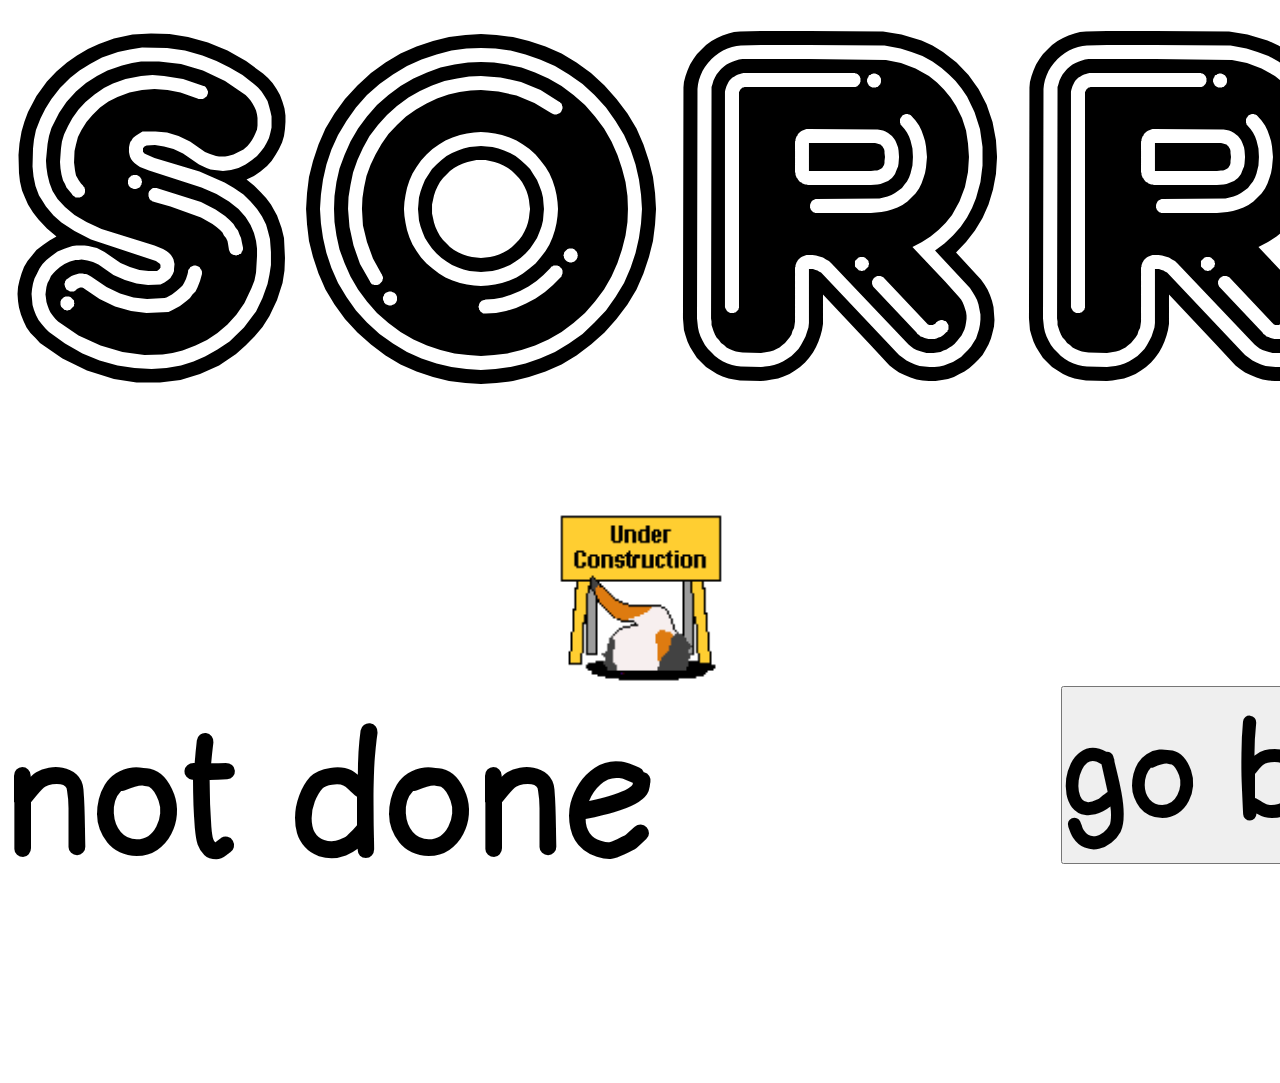
<file: guestbook.html>
<!DOCTYPE html>
<html lang="en">
<head>
  <meta charset="UTF-8">
  <meta name="viewport" content="width=device-width, initial-scale=1.0">
  <meta http-equiv = "refresh" content = "4; url = ./index.html"/>
  <title>guestbook</title>
  <link rel="stylesheet" href="./styles/fonts.css">
</head>

<body style="background-color: white;">
  
  <header style="font-family: bubble3d; font-size: 500px; text-align: center;">
  sorry
  </header>

  <img src="./sliki/catconstruction.gif" width="170px" style="display: block; margin-left: auto;margin-right: auto;">

    <p style="color: black; font-family: comica; font-size: 170px;padding: 0px;margin-top: 0px;">
      not done<a href="index.html"> <button style="color: black; font-family: comica; font-size: 130px;padding: 0px;margin-top: 0px;position: absolute; transform: translate(400px);">go back</button></a>
    </p>

</body>
</html>
</file>
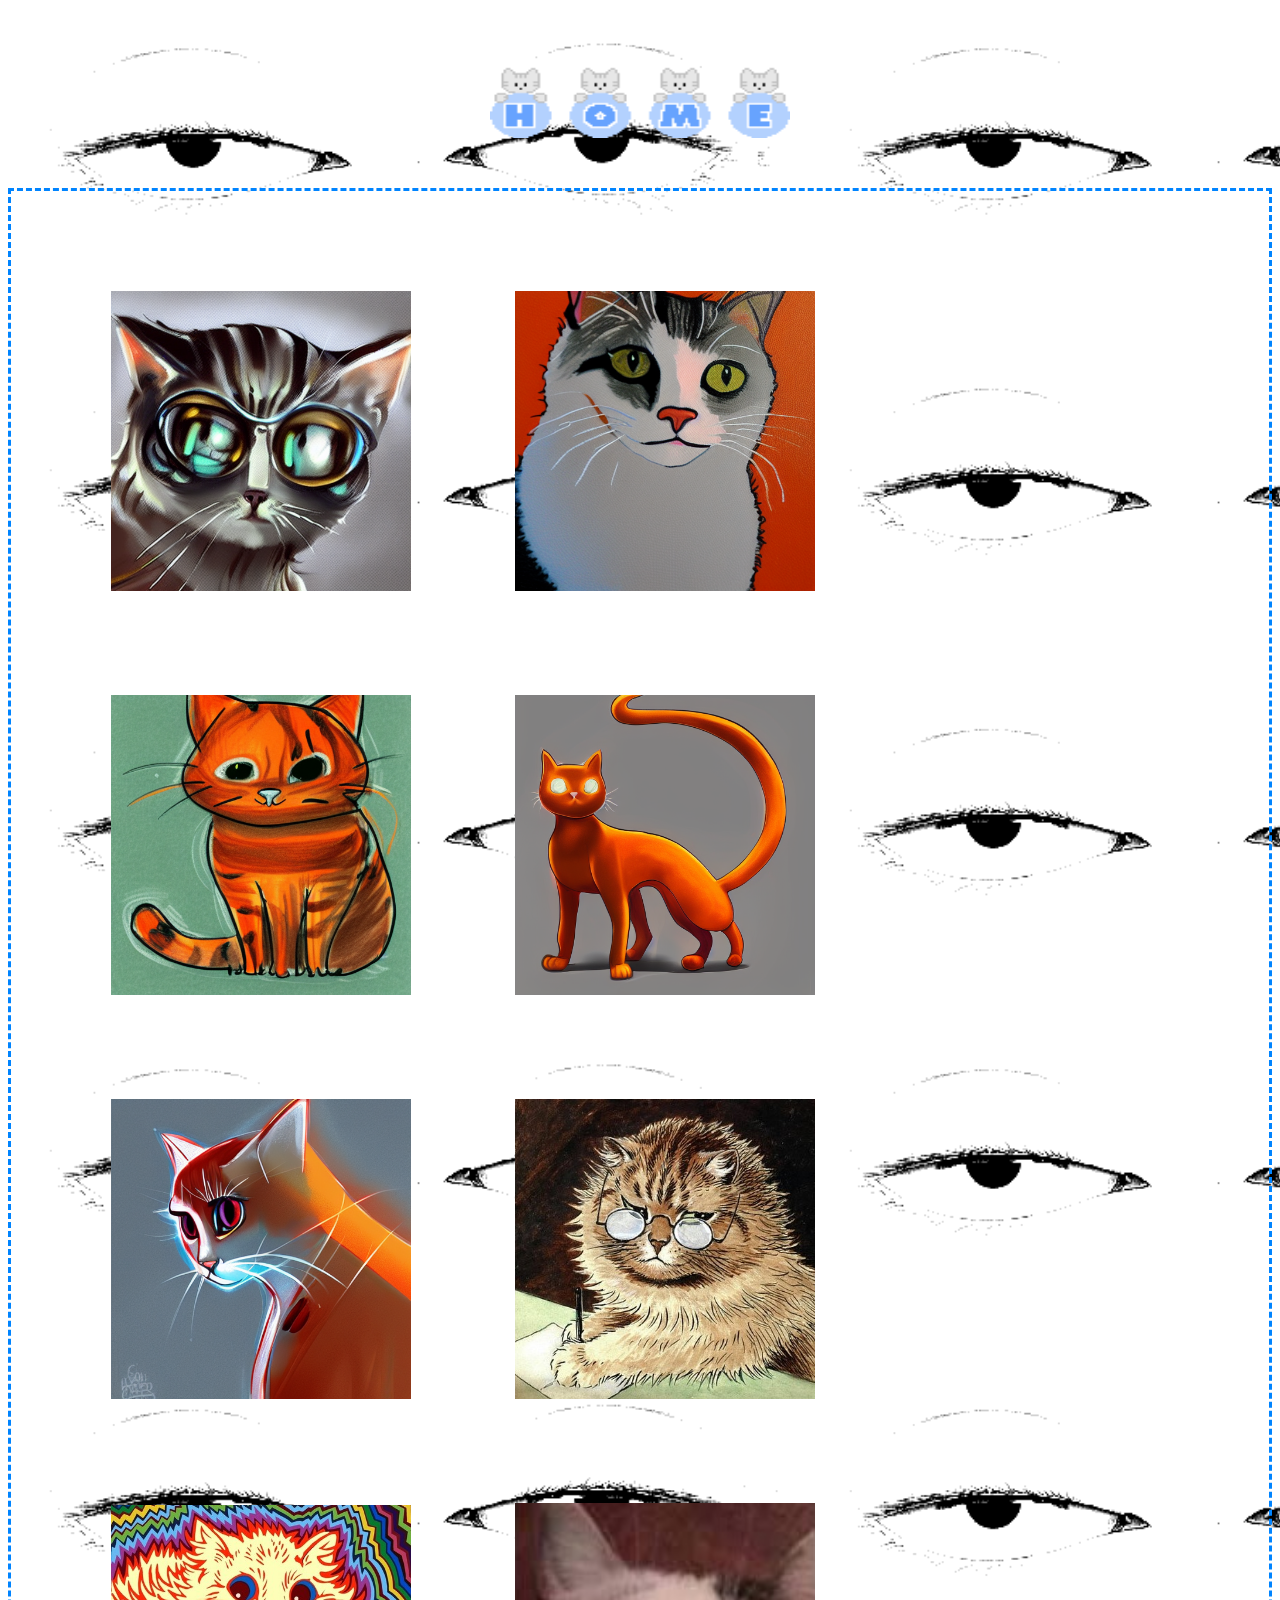
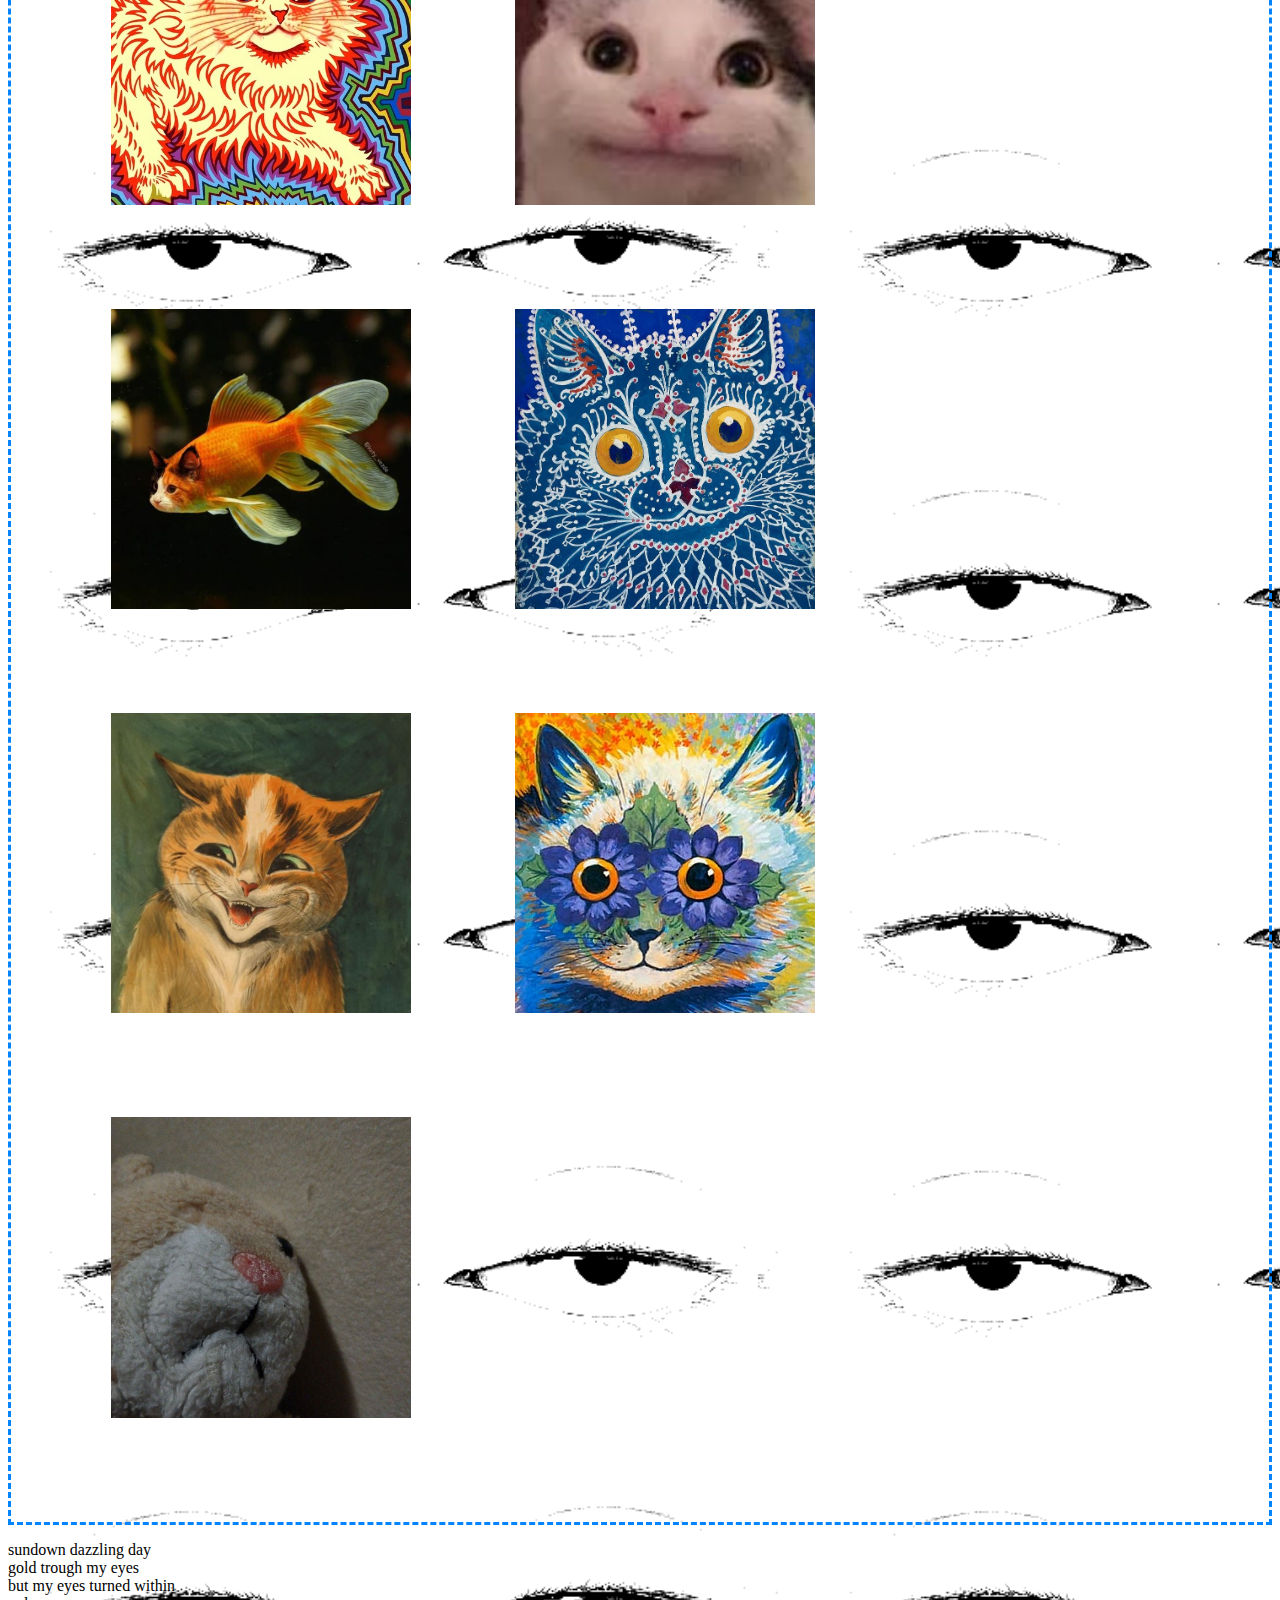
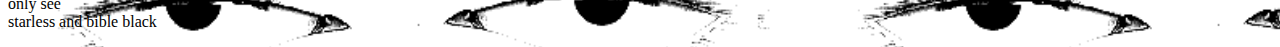
<file: my_cats.html>
<!DOCTYPE html>
<html lang="en">
<head>
  <meta charset="UTF-8">
  <meta name="viewport" content="width=device-width, initial-scale=1.0">
  <title>my cats</title>
  <link rel="stylesheet" href="./styles/navbar.css">
  
  <audio src='./sounds/bg.mp3' id="bg">
  </audio>
  
  <script>
    var bg_song = document.getElementById('bg');
    bg_song.volume = 0.2;
    bg_song.play();
  </script>
</head>

<style>
  img {
    width: 300px;
    padding: 50px;
  }
  body {
    background-image: url('./sliki/ew.gif');
    background-size: 800px;
    zoom: 100%;
  }
</style>

<body>

  <header>
    <a href="./index.html">
      <img src="./sliki/homecat.gif" height="80px" width="230px" style="display: block; margin-left: auto;margin-right: auto;">                        <!--home gif-->
    </a>


  </header>


  <div style="padding:50px ;border-style: dashed;border-color: rgb(0, 132, 255);">                                                      <!--all the cats-->
    <img src="./sliki/mycats/1.png">
    <img src="./sliki/mycats/2.png">
    <img src="./sliki/mycats/3.png">
    <img src="./sliki/mycats/4.png">
    <img src="./sliki/mycats/5.png">
    <img src="./sliki/mycats/6.jpg">
    <img src="./sliki/mycats/7.jpg">
    <img src="./sliki/mycats/8.jpg">
    <img src="./sliki/mycats/9.jpg">
    <img src="./sliki/mycats/10.jpg">
    <img src="./sliki/mycats/11.jpg">
    <img src="./sliki/mycats/12.jpg">
    <img src="./sliki/mycats/13.jpg" style="cursor: pointer;">
  </div>
  <p>sundown dazzling day<br>
  gold trough my eyes<br>
  but my eyes turned within<br>
  only see<br>
  starless and bible black</p>
</body>
</html>
</file>
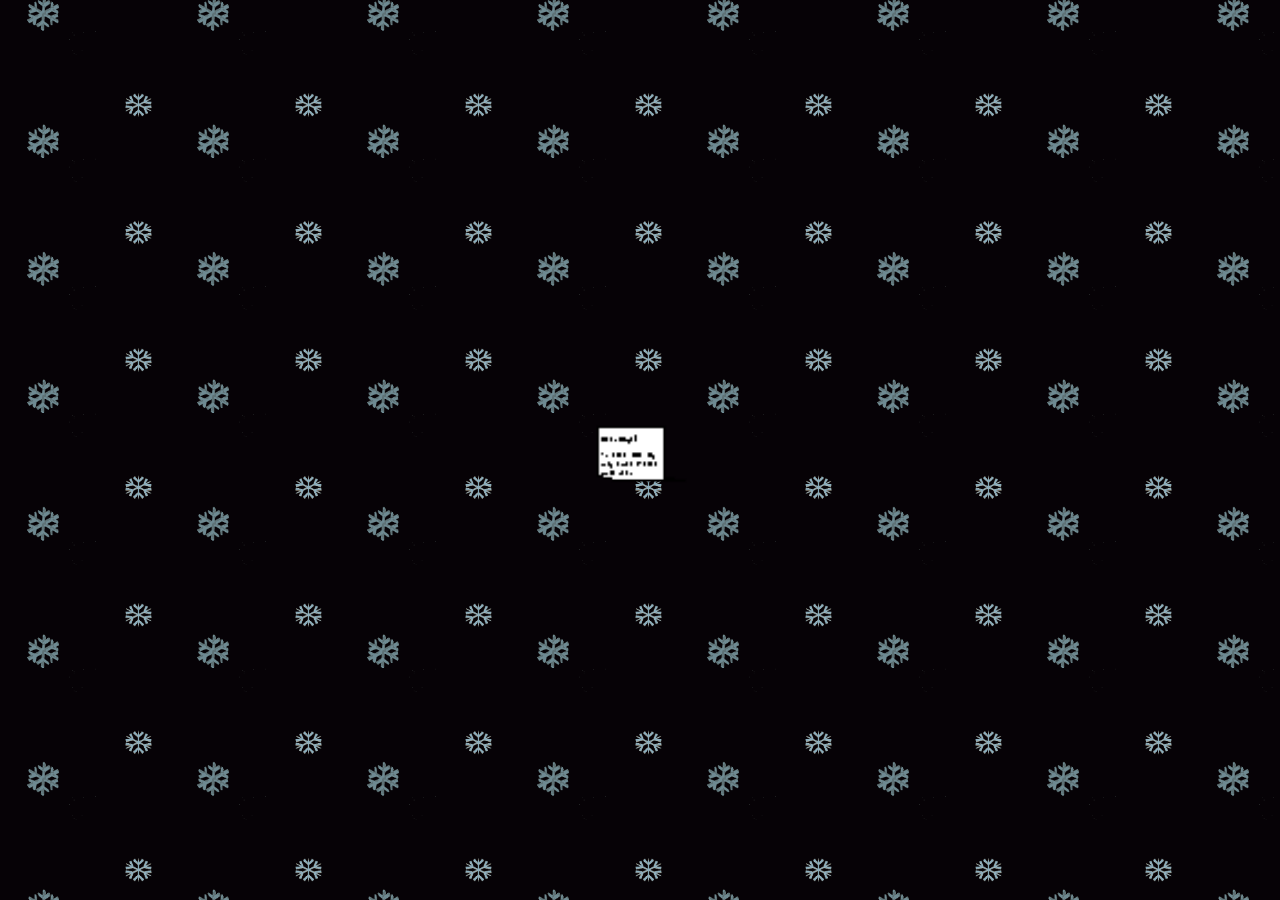
<file: loading/loading.html>
<!DOCTYPE html>
<html lang="en">
<head>
  <meta charset="UTF-8">
  <meta name="viewport" content="width=device-width, initial-scale=1.0">
  <meta http-equiv = "refresh" content = "2; url = ../my_cats.html"/>
  <title>loading...</title>
</head>

<body style="background-image: url('../sliki/snow_2.gif');background-size: 170px;">
  <img src="../sliki/coolmail.gif" width="100px" style="display: block;margin-left: auto;margin-right: auto;transform: translate(0,400px);">
</body>
</html>
</file>
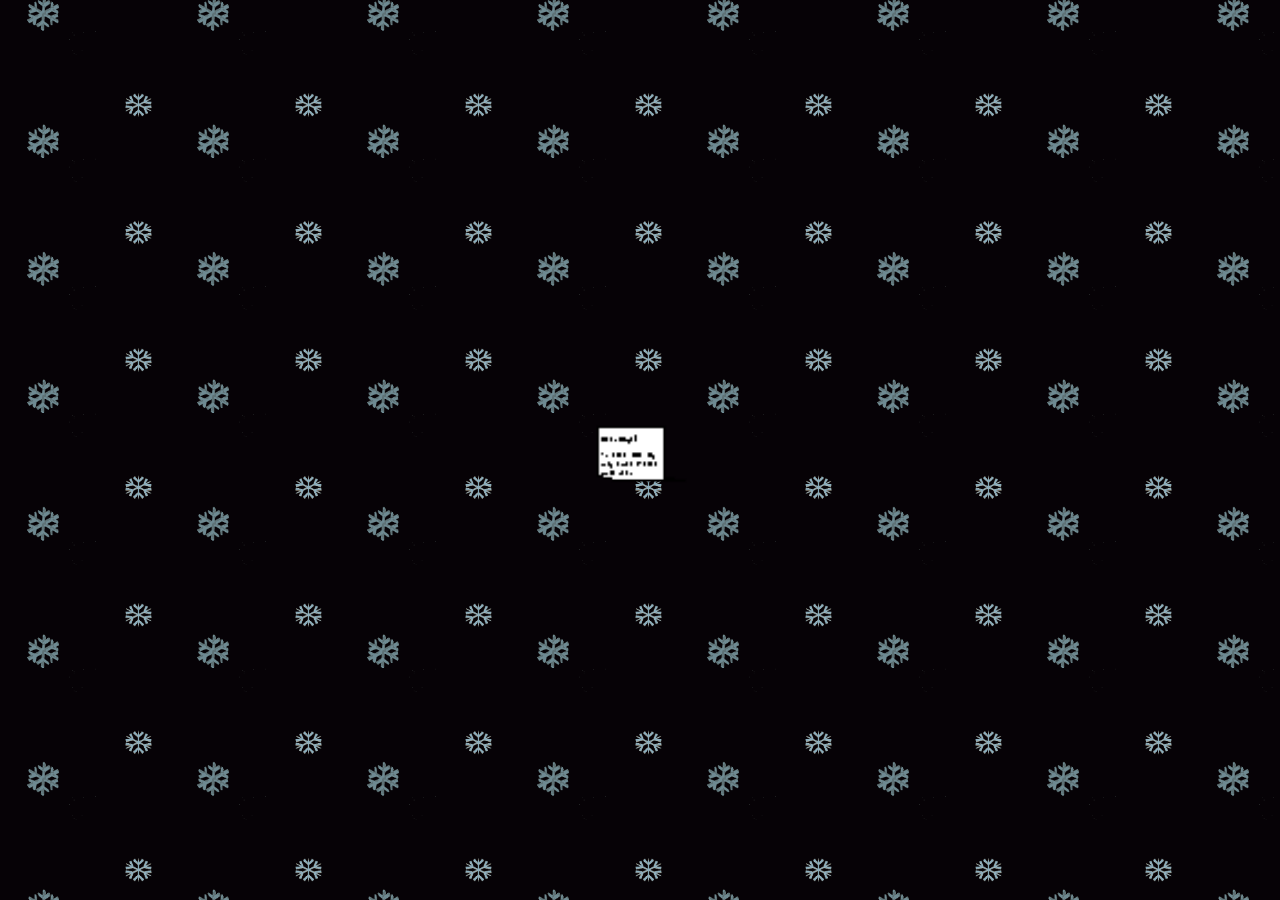
<file: loading/loading_contact.html>
<!DOCTYPE html>
<html lang="en">
<head>
  <meta charset="UTF-8">
  <meta name="viewport" content="width=device-width, initial-scale=1.0">
  <meta http-equiv = "refresh" content = "2; url = ../contact.html"/>
  <title>loading...</title>
</head>

<body style="background-image: url('../sliki/snow_2.gif');background-size: 170px;">
  <img src="../sliki/coolmail.gif" width="100px" style="display: block;margin-left: auto;margin-right: auto;transform: translate(0,400px);">
</body>
</html>
</file>
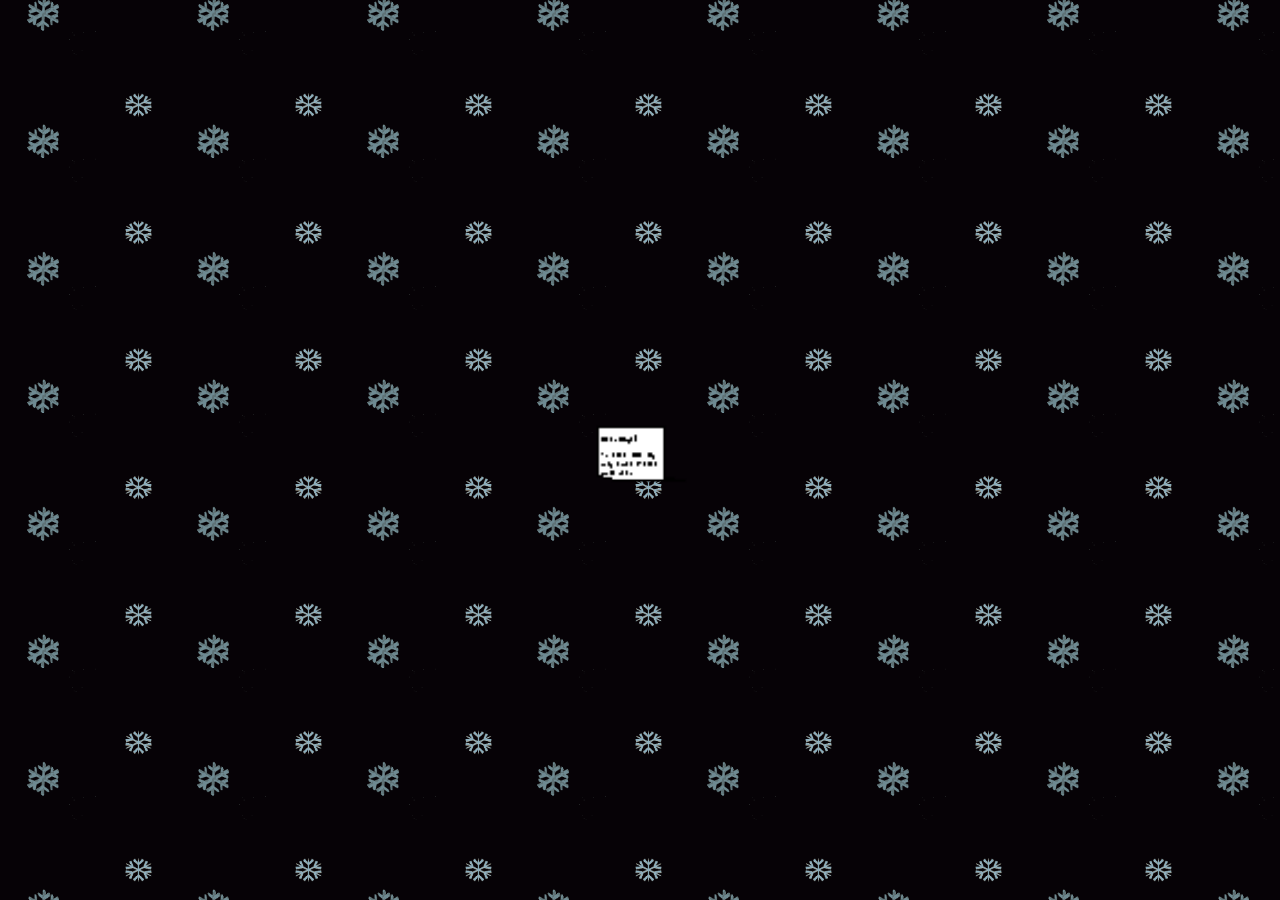
<file: loading/loading_home.html>
<!DOCTYPE html>
<html lang="en">
<head>
  <meta charset="UTF-8">
  <meta name="viewport" content="width=device-width, initial-scale=1.0">
  <meta http-equiv = "refresh" content = "2; url = ../index.html"/>
  <title>loading...</title>
</head>

<body style="background-image: url('../sliki/snow_2.gif');background-size: 170px;">
  <img src="../sliki/coolmail.gif" width="100px" style="display: block;margin-left: auto;margin-right: auto;transform: translate(0,400px);">
</body>
</html>
</file>
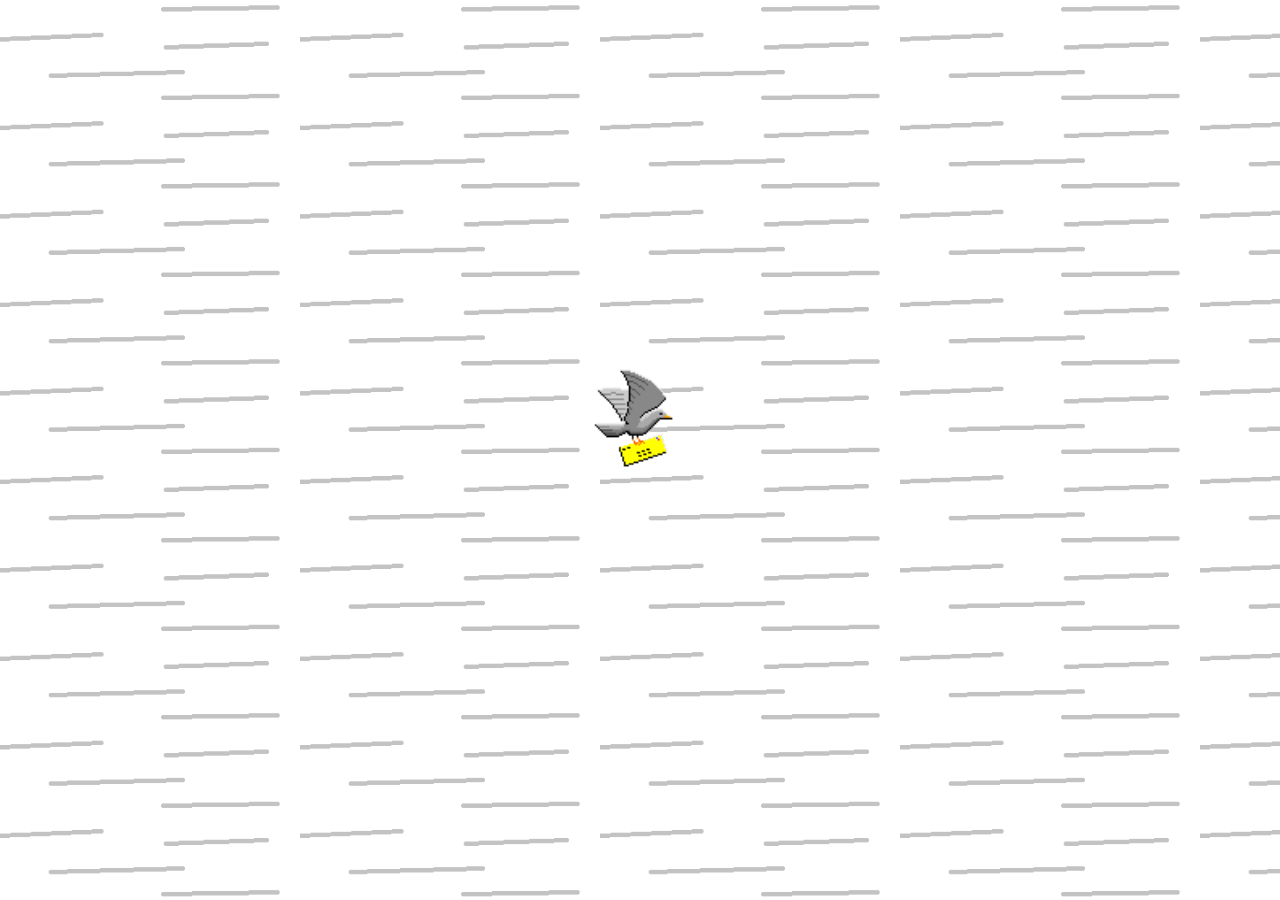
<file: loading/loading_portal.html>
<!DOCTYPE html>
<html lang="en">
<head>
  <meta charset="UTF-8">
  <meta name="viewport" content="width=device-width, initial-scale=1.0">
  <meta http-equiv = "refresh" content = "5; url = ../gallery.html"/>
  <title>loading...</title>

  <audio src='../sounds/wind.mp3' id="wind">
  </audio>

  <script>
    var bg_song = document.getElementById('wind');
    bg_song.volume = 0.2;
    bg_song.play();
  </script>
</head>

<body style="background-image: url('../sliki/gallery/wind.gif');background-size: 300px;">
  <img src="../sliki/gallery/birdmail.gif" width="100px" style="display: block;margin-left: auto;margin-right: auto;transform: translate(0,350px);">
</body>
</html>
</file>
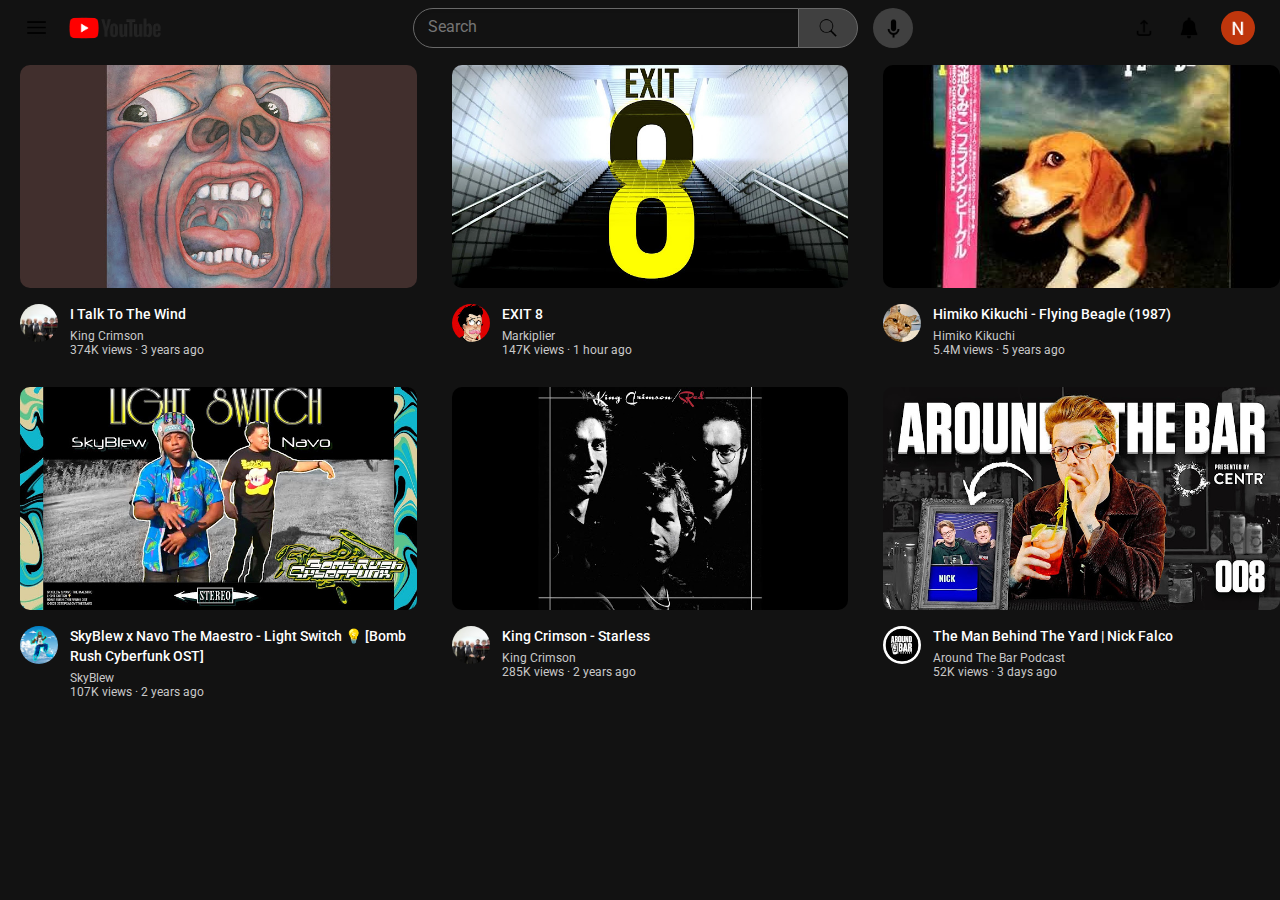
<file: my_youtube/text.html>
<!DOCTYPE html>
<html lang="en">
<head>
  <meta charset="UTF-8">
  <meta name="viewport" content="width=device-width, initial-scale=1.0">
  <title>youtube.com</title>
  <link rel="stylesheet" href="./styles/video.css">
  <link rel="stylesheet" href="./styles/header.css">
  <link rel="stylesheet" href="./styles/general.css"
  <link rel="preconnect" href="https://fonts.googleapis.com">
<link rel="preconnect" href="https://fonts.gstatic.com" crossorigin>
<link href="https://fonts.googleapis.com/css2?family=Roboto&display=swap" rel="stylesheet">

<style>

</style>


</head>


<body>
  <div class="header">
    <div class="left-section">
      <img class="hamburger" src="./hamburger.png">
      <img class="yt-logo" src="./yt-logo.png">
    </div>
    <div class="mid-section">
      <input class="search-bar" type="text" placeholder="Search">
      <button class="search">
        <img class="search-icon" src="./search.png">
      </button>
      <button class="mic">
        <img class="mic-icon" src="./mic.png">
      </button>
    </div>
    <div class="right-section">
      <img class="upl-icon" src="./upl.png">
      <img class="notif-icon" src="./notif.png">
      <img class="current-user-pfp" src="./7.jpg">
    </div>
    
  </div>

  

<div class="video-grid">

  <div class="video-preview">
    <div class="thumbnail-row">
      <img class="thumbnail" src="./Untitled.jpg">
    </div>
    <div class="video-info-grid">
      <div class="vfp">
        <img class="pfp" src="./1.jpg">
      </div>
      <div class="info">
        <p class="video-title">
          I Talk To The Wind
        </p>
        <p class="video-author">
          King Crimson
        </p>
        <p class="video-stats">
          374K views &#183; 3 years ago
        </p>
      </div>
    </div>
  </div>


  <div class="video-preview">
    <div class="thumbnail-row">
      <img class="thumbnail" src="./Untitled_2.jpg">
    </div>
    <div class="video-info-grid">
      <div class="vfp">
        <img class="pfp" src="./2.jpg">
      </div>
      <div class="info">
        <p class="video-title">
          EXIT 8
        </p>
        <p class="video-author">
          Markiplier
        </p>
        <p class="video-stats">
          147K views &#183; 1 hour ago
        </p>
      </div>
    </div>
  </div>


  <div class="video-preview">
    <div class="thumbnail-row">
      <img class="thumbnail" src="./Untitled_3.jpg">
    </div>
    <div class="video-info-grid">
      <div class="vfp">
        <img class="pfp" src="./3.jpg">
      </div>
      <div class="info">
        <p class="video-title">
          Himiko Kikuchi - Flying Beagle (1987)
        </p>
        <p class="video-author">
          Himiko Kikuchi
        </p>
        <p class="video-stats">
          5.4M views &#183; 5 years ago
        </p>
      </div>
    </div>
  </div>

  <div class="video-preview">
    <div class="thumbnail-row">
      <img class="thumbnail" src="./Untitled_4.jpg">
    </div>
    <div class="video-info-grid">
      <div class="vfp">
        <img class="pfp" src="./4.jpg">
      </div>
      <div class="info">
        <p class="video-title">
          SkyBlew x Navo The Maestro - Light Switch 💡 [Bomb Rush Cyberfunk OST]
        </p>
        <p class="video-author">
          SkyBlew
        </p>
        <p class="video-stats">
          107K views &#183; 2 years ago
        </p>
      </div>
    </div>
  </div>


  <div class="video-preview">
    <div class="thumbnail-row">
      <img class="thumbnail" src="./Untitled_5.jpg">
    </div>
    <div class="video-info-grid">
      <div class="vfp">
        <img class="pfp" src="./1.jpg">
      </div>
      <div class="info">
        <p class="video-title">
          King Crimson - Starless
        </p>
        <p class="video-author">
          King Crimson
        </p>
        <p class="video-stats">
          285K views &#183; 2 years ago
        </p>
      </div>
    </div>
  </div>


  <div class="video-preview">
    <div class="thumbnail-row">
      <img class="thumbnail" src="./Untitled_6.jpg">
    </div>
    <div class="video-info-grid">
      <div class="vfp">
        <img class="pfp" src="./6.jpg">
      </div>
      <div class="info">
        <p class="video-title">
          The Man Behind The Yard | Nick Falco
        </p>
        <p class="video-author">
          Around The Bar Podcast
        </p>
        <p class="video-stats">
          52K views &#183; 3 days ago
        </p>
      </div>
    </div>
  </div>
</div>

</body>
</html>
</file>
<file: styles/fonts.css>
@font-face {
  font-family: 'comica';
  src: url('../fonts/comicneuesansid/ComicNeueSansID.ttf');
}

@font-face {
  font-family: 'giga';
  src: url('../fonts/giants_2/Giants.ttf');
}


@font-face {
  font-family: bubble3d;
  src: url('../fonts/bubble3d/Bubble3D.ttf');
}

@font-face {
  font-family: neon_2 ;
  src: url('../fonts/neon_3/Neon.ttf');
}

@font-face {
  font-family: gameplay;
  src: url('../fonts/gameplay/Gameplay.ttf');
}


@font-face {
  font-family: sega;
  src: url('../fonts/sega/SEGA.TTF');
}

@font-face {
  font-family: spooky;
  src: url('../fonts/misfits/MISFITS_.TTF');
}
</file>
<file: styles/navbar.css>
.navbar {
  overflow: hidden;
  background-color: transparent;

}
.navbar a{
  font-family: 'neon_2';
  font-size: 20px;
  float: left;
  color: #f2f2f2;
  text-align: center;
  padding: 10px 50px;
  text-decoration: none;

}
.navbar a:hover {
  background-color: #ddd;
  color: black;
}
.navbar a.active {
  background-color: #ffffff;
  color: rgb(54, 8, 181);
}
</file>
<file: styles/general.css>
body{
  background-image:url('../sliki/snow_2.gif');
  background-size:170px;
}
p{
  color: white;
  font-family: comica;
  font-size:x-large;
}
</file>
<file: styles/spans.css>
.span-giga {
  font-family: giga;
  font-size: xx-large;
}

.span-bubble {
  font-family: bubble3d;
  font-size: xx-large
}

.span-neon {
  font-family: neon_2;
  font-size: xx-large;
}

.span-spooky {
  font-family: spooky;
  font-size: xxx-large;
  color: red;
}
</file>
<file: my_youtube/styles/video.css>
.thumbnail {
  width: 100%;
  border-radius: 10px;
}

.video-title {
  margin-top: 0;
  font-size: 14px;
  font-weight: 500;
  line-height: 20px;
  margin-bottom: 5px;
}

.video-info-grid {
  display: grid;
  grid-template-columns: 50px 1fr;
}

.pfp {
  width: 38px;
  border-radius: 50px;
}

.thumbnail-row {
  margin-bottom: 12px;
}
.video-stats,
.video-author {
  font-size: 12px;
  color: rgb(201, 201, 201);
}

.video-author {
  margin-bottom:px;
}

.video-grid {
  display: grid;
  grid-template-columns: 1fr 1fr 1fr;
  column-gap: 15px;
}

.video-stats {
  margin-bottom: 30px;
}

.video-preview {
  margin-left: 20px;
}
</file>
<file: my_youtube/styles/header.css>
.header {
  height: 55px;

  display: flex;
  flex-direction: row;
  justify-content: space-between;
  margin-bottom: 10px;
}

.left-section {
  display: flex;
  align-items: center;
}

.hamburger {
  height: 25px;
  margin-left: 24px;
  margin-right: 20px;
}

.yt-logo {
  height: 52px;
}


.mid-section {
  display: flex;
  align-items: center;
  flex: 1;
  margin-left: 70px;
  margin-right: 35px;
  max-width: 500px;
}

.search {
  height: 40px;
  width: 60px;
  border-style: solid;
  border-width: 1px;
  border-top-right-radius: 25px;
  border-bottom-right-radius: 25px;
  border-color: rgb(105, 105, 105);
  background-color: rgb(64, 64, 64);
  
}

.search-icon {
  height: 20px;
  margin-top: 4px;
}

.mic {
  height: 40px;
  width: 40px;
  border: 0;
  border-radius: 20px;
  border-style: solid;
  background-color: rgb(64, 64, 64);
  margin-left: 15px;
  padding-top: 5px;
  padding-right: 5px;
}

.mic-icon {
  height: 25px;
}

.right-section {
  width: 125px;
  margin-right: 25px;
  display: flex;
  align-items: center;
  justify-content: space-between;
  flex-shrink: 0;
}

.upl-icon {
  height: 27px;
}

.notif-icon {
  height: 22px;
}

.current-user-pfp {
  height:34px;
  border-radius: 17px;
}



.search-bar {
  flex: 1;
  height: 36px;
  width: 0;
  background-color: rgb(18, 18, 18);
  border-top-left-radius: 25px;
  border-bottom-left-radius: 25px;
  border-width: 1px;
  border-style: solid;
  border-color: rgb(105, 105, 105);
  box-shadow: inset 1px 2px 3px rgb(0, 0, 0, 0.05);
  margin-right: -1px;
}

.search-bar::placeholder {
  font-family: Roboto, Arial;
  font-size: 16px;
  padding-left: 12px;
}
</file>
